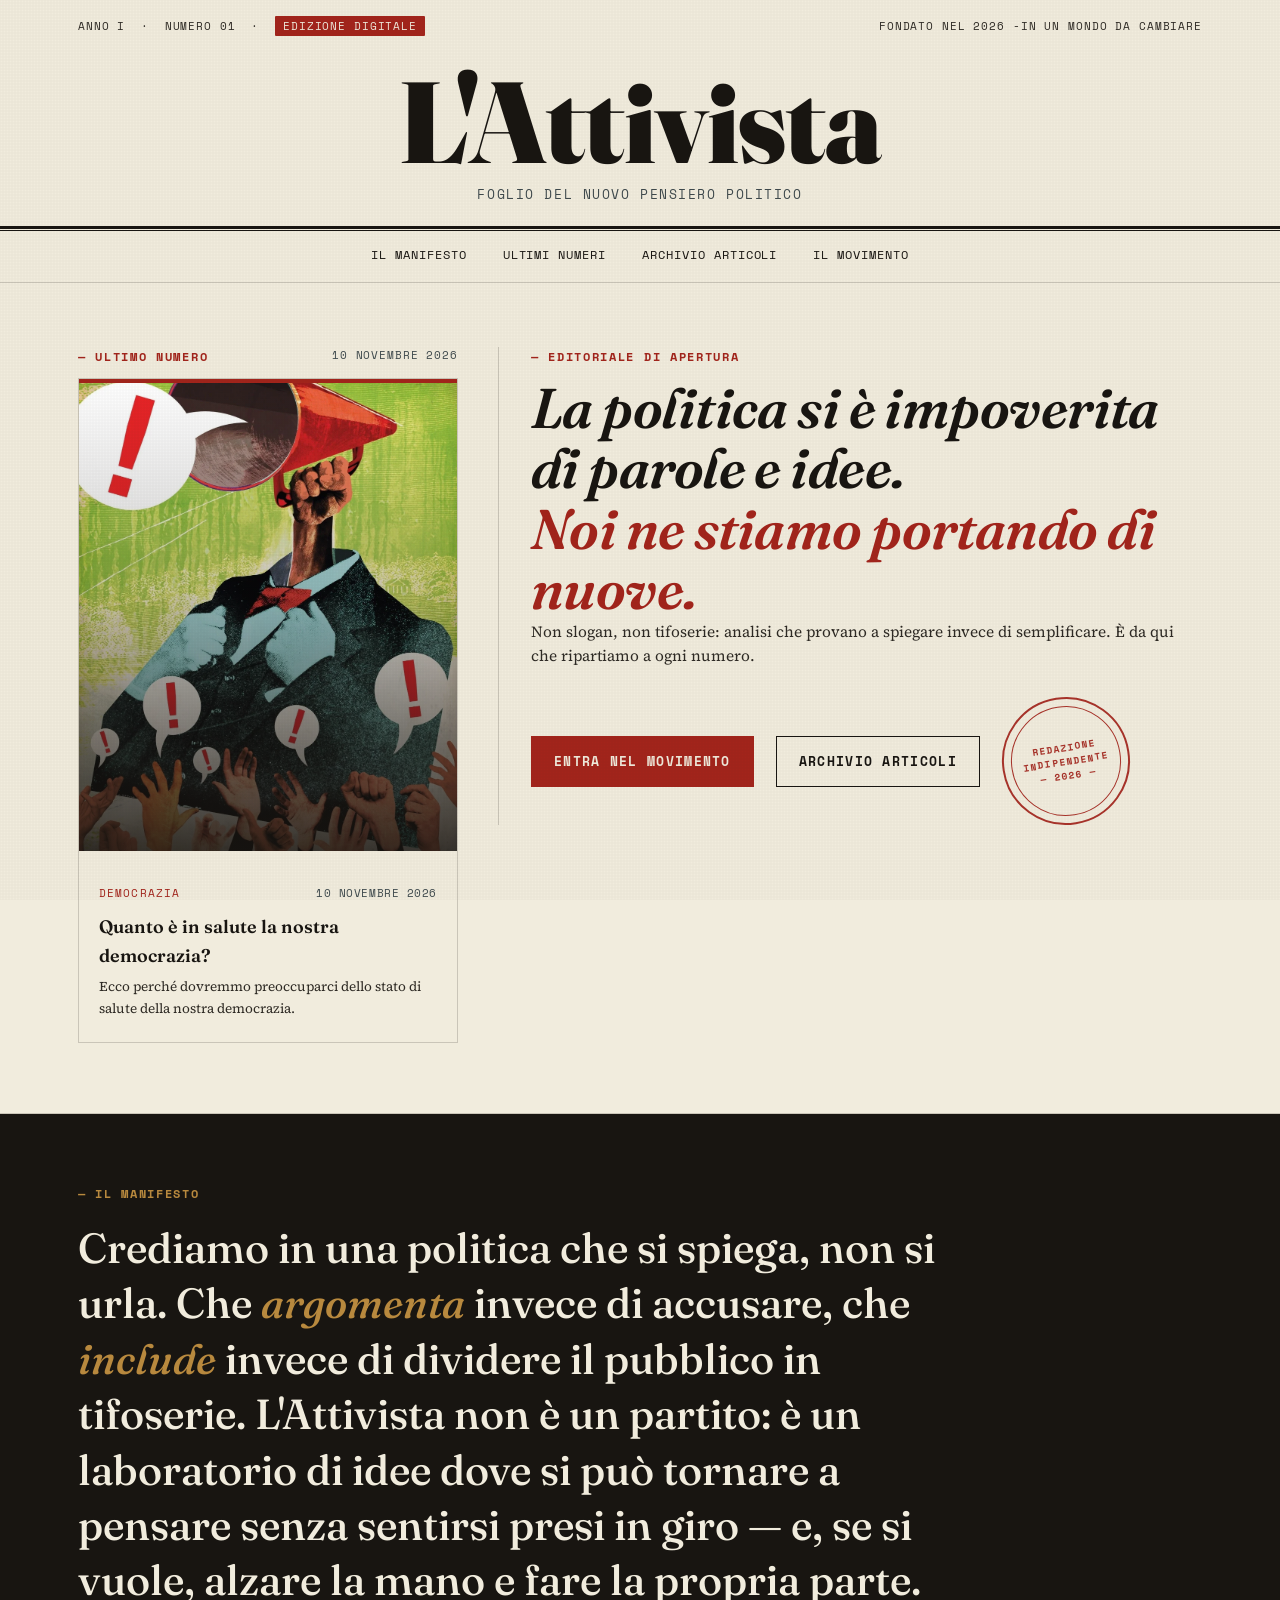
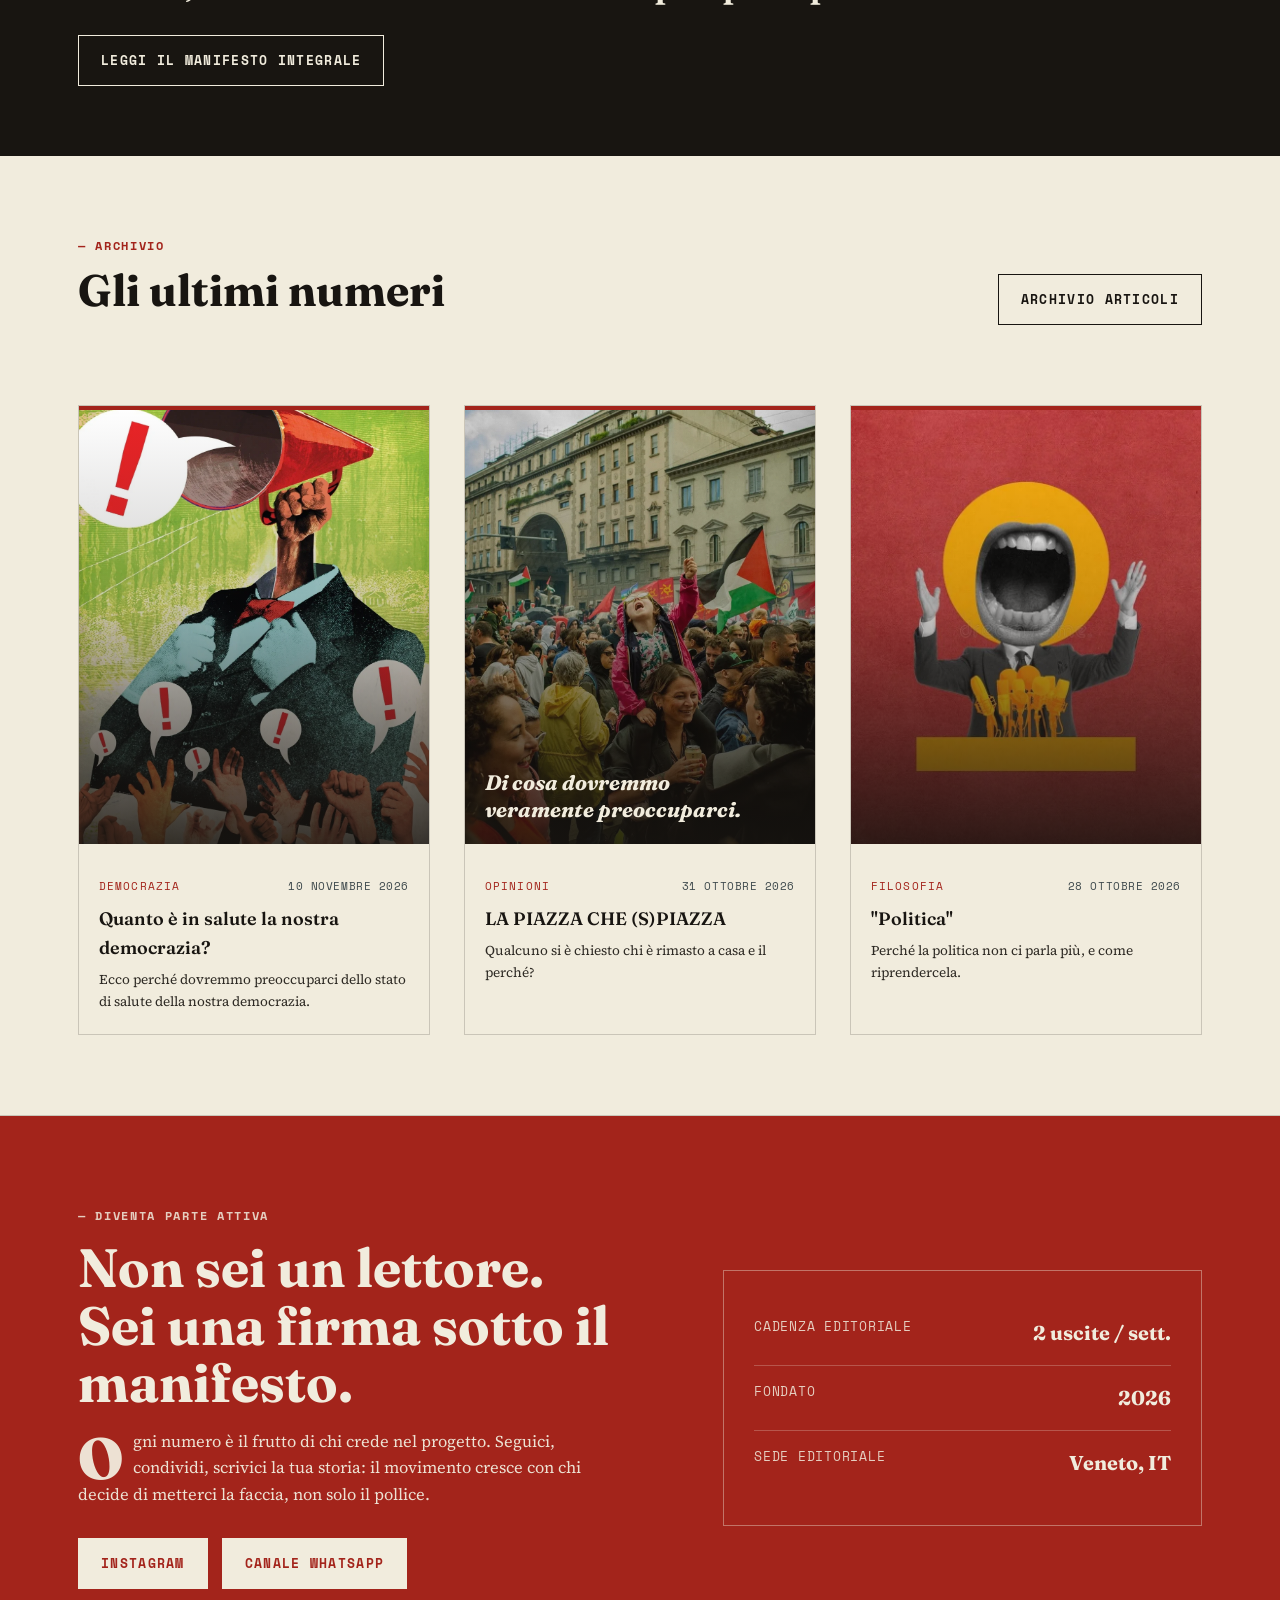
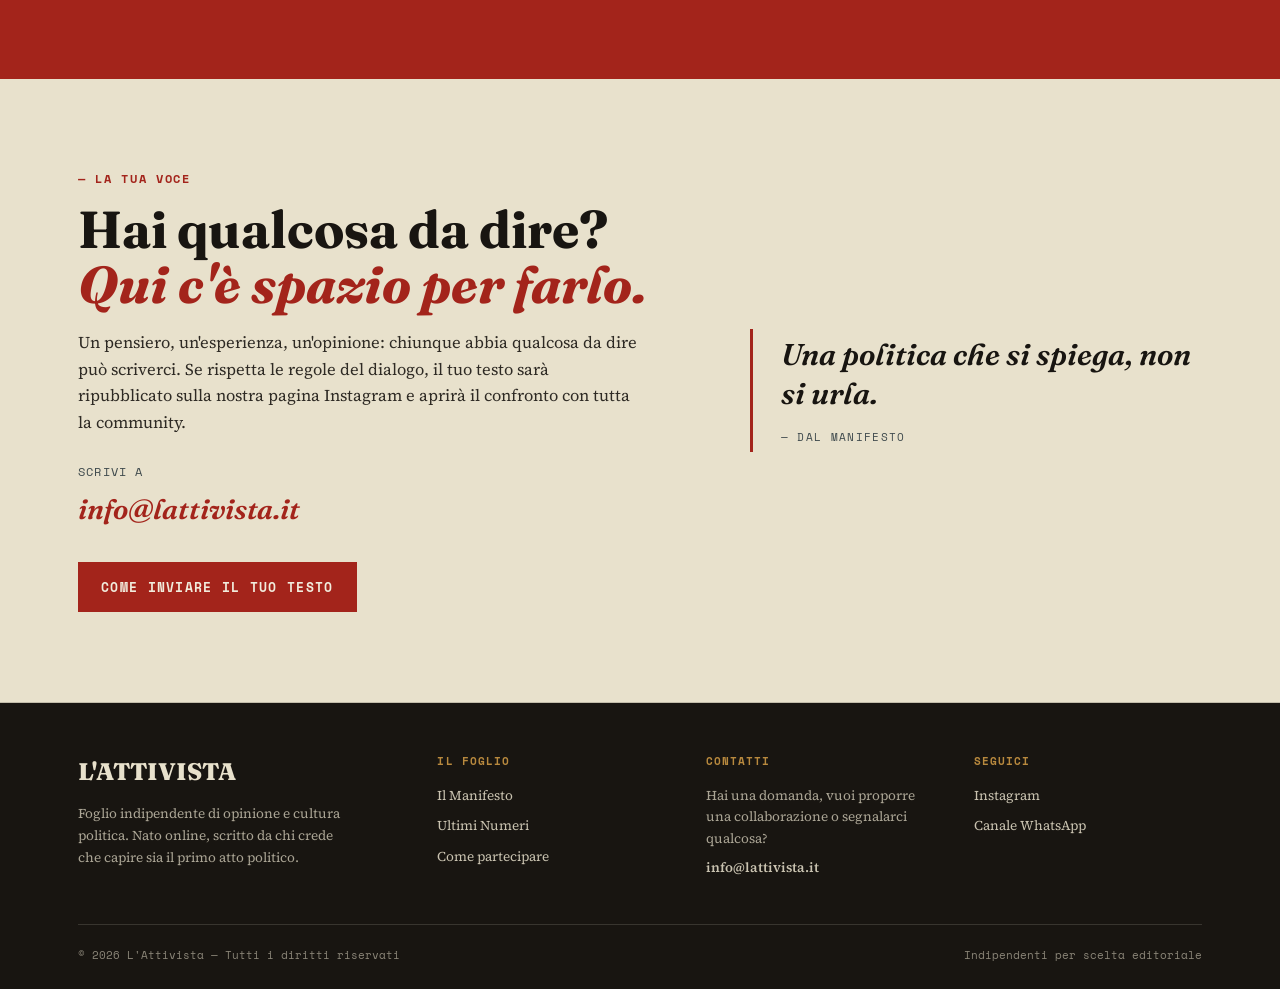
<file: index.html>
<!DOCTYPE html>
<html lang="it">
<head>
<meta charset="UTF-8">
<meta name="google-site-verification" content="OajMZ2xkHw2igMfto7wDbVoqySg-8gxR4PpsZNn4zKE" />
<meta name="viewport" content="width=device-width, initial-scale=1.0">
<meta http-equiv="Cache-Control" content="no-cache, no-store, must-revalidate">
<meta http-equiv="Pragma" content="no-cache">
<meta http-equiv="Expires" content="0">
<title>L'Attivista - Foglio del nuovo pensiero</title>
<meta name="description" content="L'Attivista è il foglio indipendente di opinione e cultura politica per chi ha tra i 18 e i 35 anni. Manifesto, articoli e movimento: una politica che si spiega, non si urla.">
<link rel="canonical" href="https://lattivista.it/">

<meta property="og:type" content="website">
<meta property="og:site_name" content="L'Attivista">
<meta property="og:url" content="https://lattivista.it/">
<meta property="og:title" content="L'Attivista - Foglio del nuovo pensiero">
<meta property="og:description" content="Il foglio indipendente di opinione e cultura politica per chi ha tra i 18 e i 35 anni. Manifesto, articoli e movimento.">
<meta property="og:image" content="https://lattivista.it/assets/social-preview.png">
<meta property="og:locale" content="it_IT">

<meta name="twitter:card" content="summary_large_image">
<meta name="twitter:title" content="L'Attivista - Foglio del nuovo pensiero">
<meta name="twitter:description" content="Il foglio indipendente di opinione e cultura politica per chi ha tra i 18 e i 35 anni.">
<meta name="twitter:image" content="https://lattivista.it/assets/social-preview.png">

<link rel="stylesheet" href="css/style.css">
<link rel="icon" type="image/png" href="assets/favicon.png">
<noscript><style>.reveal{opacity:1!important; transform:none!important;}</style></noscript>
</head>
<body>

<header class="masthead">
  <div class="wrap">
    <div class="masthead-top">
      <div>Anno I &nbsp;·&nbsp; Numero 01 &nbsp;·&nbsp; <span class="tag">Edizione digitale</span></div>
      <div>Fondato nel 2026 -In un mondo da cambiare</div>
    </div>
    <div class="masthead-title-row">
      <div class="masthead-title">L'Attivista</div>
      <div class="masthead-sub">Foglio del nuovo pensiero politico</div>
    </div>
  </div>
  <div class="rule-double"></div>
  <div class="wrap">
    <nav class="mainnav">
      <a href="#manifesto">Il Manifesto</a>
      <a href="#numeri">Ultimi Numeri</a>
      <a href="archivio.html">Archivio Articoli</a>
      <a href="#movimento">Il Movimento</a>
    </nav>
  </div>
</header>

<section class="hero">
  <div class="wrap hero-grid">
    <!-- Colonna sinistra: Ultimo numero -->
      <div>
        <div class="hero-kicker-wrap">
          <span class="kicker">— Ultimo numero</span>
          <span class="hero-date" id="hero-latest-date"></span>
        </div>
        <div id="hero-latest-numero">
          <!-- La card viene inserita automaticamente da app.js -->
        </div>
      </div>

    <!-- Colonna destra: Editoriale di apertura -->
    <div class="hero-side">
      <div class="kicker">— Editoriale di apertura</div>
      <h1>La politica si è impoverita di parole e idee.<br><em>Noi ne stiamo portando di nuove.</em></h1>
      <p>Non slogan, non tifoserie: analisi che provano a spiegare invece di semplificare. È da qui che ripartiamo a ogni numero.</p>

      <div style="display: flex; gap: 22px; flex-wrap: wrap; align-items: center; margin-top: 28px;">
        <a href="#movimento" class="btn btn-red">Entra nel movimento</a>
        <a href="archivio.html" class="btn btn-outline">Archivio articoli</a>
        <div class="stamp" aria-hidden="true"><div class="stamp-text">Redazione<br>indipendente<br>— 2026 —</div></div>
      </div>
    </div>
  </div>
</section>

<section class="manifesto reveal" id="manifesto">
  <div class="wrap">
    <div class="kicker">— Il Manifesto</div>
    <div class="manifesto-text">
      Crediamo in una politica che si spiega, non si urla. Che <span class="accent">argomenta</span> invece di accusare, che <span class="accent">include</span> invece di dividere il pubblico in tifoserie. L'Attivista non è un partito: è un laboratorio di idee dove si può tornare a pensare senza sentirsi presi in giro — e, se si vuole, alzare la mano e fare la propria parte.
    </div>
    <div class="manifesto-cta">
      <a href="manifesto.html" class="btn">Leggi il manifesto integrale</a>
    </div>
  </div>
</section>

<section class="numeri" id="numeri">
  <div class="wrap">
    <div class="section-head reveal">
      <div>
        <div class="kicker">— Archivio</div>
        <div class="section-title">Gli ultimi numeri</div>
      </div>
      <a href="archivio.html" class="btn btn-outline">Archivio articoli</a>
    </div>
    <div class="numeri-carousel-top">
      <span class="numeri-tag-indicator" id="numeri-tag-indicator" style="display:none;"></span>
    </div>
    <div class="numeri-carousel-wrap">
      <div class="numeri-grid" id="numeri-grid">
        <!-- Le card degli articoli vengono generate automaticamente da app.js,
             leggendo il contenuto da content/articles.json. Non modificare
             questa parte a mano: per aggiungere un articolo, modifica il JSON. -->
      </div>
      <button class="carousel-arrow carousel-arrow-left" id="numeri-prev" aria-label="Numero precedente" style="display:none;">‹</button>
      <button class="carousel-arrow carousel-arrow-right" id="numeri-next" aria-label="Numero successivo" style="display:none;">›</button>
    </div>
  </div>
</section>

<section class="movimento" id="movimento">
  <div class="wrap movimento-grid reveal">
    <div>
      <div class="kicker">— Diventa parte attiva</div>
      <h2>Non sei un lettore.<br>Sei una firma sotto il manifesto.</h2>
      <p class="lead">Ogni numero è il frutto di chi crede nel progetto. Seguici, condividi, scrivici la tua storia: il movimento cresce con chi decide di metterci la faccia, non solo il pollice.</p>
      <div class="movimento-actions">
        <a href="https://www.instagram.com/_lattivista/" target="_blank" rel="noopener" class="btn">Instagram</a>
        <a href="https://whatsapp.com/channel/0029VbCqBNJ7IUYTyqx9mj2U" target="_blank" rel="noopener" class="btn">Canale WhatsApp</a>
      </div>
    </div>
    <div class="numbers-box">
      <div class="numbers-row"><span class="label">Cadenza editoriale</span><span class="val">2 uscite / sett.</span></div>
      <div class="numbers-row"><span class="label">Fondato</span><span class="val">2026</span></div>
      <div class="numbers-row"><span class="label">Sede editoriale</span><span class="val">Veneto, IT</span></div>
    </div>
  </div>
</section>

<section class="tuavoce reveal" id="scrivici">
  <div class="wrap tuavoce-grid">
    <div>
      <div class="kicker">— La tua voce</div>
      <h2>Hai qualcosa da dire?<br><em>Qui c'è spazio per farlo.</em></h2>
      <p class="tuavoce-lead">Un pensiero, un'esperienza, un'opinione: chiunque abbia qualcosa da dire può scriverci. Se rispetta le regole del dialogo, il tuo testo sarà ripubblicato sulla nostra pagina Instagram e aprirà il confronto con tutta la community.</p>
      <div class="tuavoce-mail">Scrivi a<br><a href="mailto:info@lattivista.it">info@lattivista.it</a></div>
      <div class="tuavoce-actions">
        <button type="button" class="btn btn-red" id="open-invia" aria-haspopup="dialog" aria-controls="modal-invia">Come inviare il tuo testo</button>
      </div>
    </div>
    <div class="tuavoce-quote">
      <p>Una politica che si spiega, non si urla.</p>
      <span>— dal Manifesto</span>
    </div>
  </div>
</section>

<footer id="contatti">
  <div class="wrap">
    <div class="footer-grid">
      <div>
        <div class="footer-title">L'Attivista</div>
        <p>Foglio indipendente di opinione e cultura politica. Nato online, scritto da chi crede che capire sia il primo atto politico.</p>
      </div>
      <div class="footer-col">
        <h5>Il foglio</h5>
        <a href="#manifesto">Il Manifesto</a>
        <a href="#numeri">Ultimi Numeri</a>
        <a href="#movimento">Come partecipare</a>
      </div>
      <div class="footer-col">
        <h5>Contatti</h5>
        <p style="font-size: 13.5px; margin-bottom: 8px;">Hai una domanda, vuoi proporre una collaborazione o segnalarci qualcosa?</p>
        <a href="mailto:info@lattivista.it" style="font-weight: 600;">info@lattivista.it</a>
      </div>
      <div class="footer-col">
        <h5>Seguici</h5>
        <a href="https://www.instagram.com/_lattivista/" target="_blank" rel="noopener">Instagram</a>
        <a href="https://whatsapp.com/channel/0029VbCqBNJ7IUYTyqx9mj2U" target="_blank" rel="noopener">Canale WhatsApp</a>
      </div>
    </div>
    <div class="footer-bottom">
      <span>© 2026 L'Attivista — Tutti i diritti riservati</span>
      <span>Indipendenti per scelta editoriale</span>
    </div>
  </div>
</footer>

<div class="modal-overlay" id="modal-invia" role="dialog" aria-modal="true" aria-labelledby="modal-invia-title" aria-hidden="true">
  <div class="modal">
    <button type="button" class="modal-close" id="close-invia" aria-label="Chiudi">×</button>
    <div class="kicker">— La tua voce</div>
    <h3 id="modal-invia-title">Scrivi su L'Attivista</h3>
    <p class="modal-intro">Questo è un canale per <strong>esprimere la tua idea senza il timore di essere attaccato</strong>. È il nostro tentativo di ristabilire un dialogo tra la società civile in un tempo in cui non va più di moda: nella speranza che da questo seme, un giorno, possa germogliare il fiore del mondo nuovo. Perché, come scriviamo nel Manifesto, crediamo in una politica che argomenta invece di accusare e che include invece di dividere.</p>

    <div class="modal-steps">
      <div class="modal-step">
        <div class="num">I</div>
        <div>
          <h4>Cosa puoi inviare</h4>
          <p>Un pensiero, un'esperienza, una riflessione o qualsiasi cosa valga la pena di essere scritta: ciò che conta è che sia tuo e che abbia qualcosa da dire.</p>
        </div>
      </div>
      <div class="modal-step">
        <div class="num">II</div>
        <div>
          <h4>Come inviarlo</h4>
          <p>Scrivi il tuo testo in un documento e invialo via mail a <a href="mailto:info@lattivista.it">info@lattivista.it</a>.</p>
        </div>
      </div>
      <div class="modal-step">
        <div class="num">III</div>
        <div>
          <h4>La presentazione personale</h4>
          <p>Allega al documento una tua piccola presentazione personale: vogliamo sapere chi c'è dietro le parole.</p>
        </div>
      </div>
      <div class="modal-step">
        <div class="num">IV</div>
        <div>
          <h4>Le regole del dialogo</h4>
          <p>Il testo deve essere scritto senza volgarità e sempre nel rispetto degli altri. Si può criticare e si possono portare opinioni diverse, anche opposte alle nostre: purché lo si faccia con argomenti, mai con l'offesa.</p>
        </div>
      </div>
      <div class="modal-step">
        <div class="num">V</div>
        <div>
          <h4>Cosa succede dopo</h4>
          <p>Se rispetterà i requisiti, il tuo messaggio verrà pubblicato sulla pagina Instagram insieme alla risposta della redazione, e servirà ad aprire un dibattito nei commenti con tutta la community.</p>
        </div>
      </div>
    </div>

    <div class="modal-foot">
      <a href="mailto:info@lattivista.it?subject=La%20mia%20voce%20su%20L%27Attivista" class="btn btn-red">Scrivi alla redazione</a>
      <button type="button" class="btn btn-outline" id="dismiss-invia">Chiudi</button>
    </div>
  </div>
</div>

<button id="back-to-top" aria-label="Torna in cima alla pagina" title="Torna in cima">↑</button>

<script>
(function(){
  var overlay=document.getElementById('modal-invia');
  var openBtn=document.getElementById('open-invia');
  if(!overlay||!openBtn) return;
  var closeBtns=[document.getElementById('close-invia'),document.getElementById('dismiss-invia')];
  var lastFocus=null;
  function open(){
    lastFocus=document.activeElement;
    overlay.classList.add('open');
    overlay.setAttribute('aria-hidden','false');
    document.body.classList.add('modal-open');
    document.getElementById('close-invia').focus();
  }
  function close(){
    overlay.classList.remove('open');
    overlay.setAttribute('aria-hidden','true');
    document.body.classList.remove('modal-open');
    if(lastFocus) lastFocus.focus();
  }
  openBtn.addEventListener('click',open);
  closeBtns.forEach(function(b){ if(b) b.addEventListener('click',close); });
  overlay.addEventListener('click',function(e){ if(e.target===overlay) close(); });
  document.addEventListener('keydown',function(e){
    if(!overlay.classList.contains('open')) return;
    if(e.key==='Escape'){ close(); return; }
    if(e.key==='Tab'){
      var f=overlay.querySelectorAll('a[href],button');
      if(!f.length) return;
      var first=f[0], last=f[f.length-1];
      if(e.shiftKey && document.activeElement===first){ e.preventDefault(); last.focus(); }
      else if(!e.shiftKey && document.activeElement===last){ e.preventDefault(); first.focus(); }
    }
  });
})();
</script>
<script src="app.js" defer></script>
<script src="app-enhance.js" defer></script>
<script src="cache-buster.js"></script>
</body>
</html>
</file>
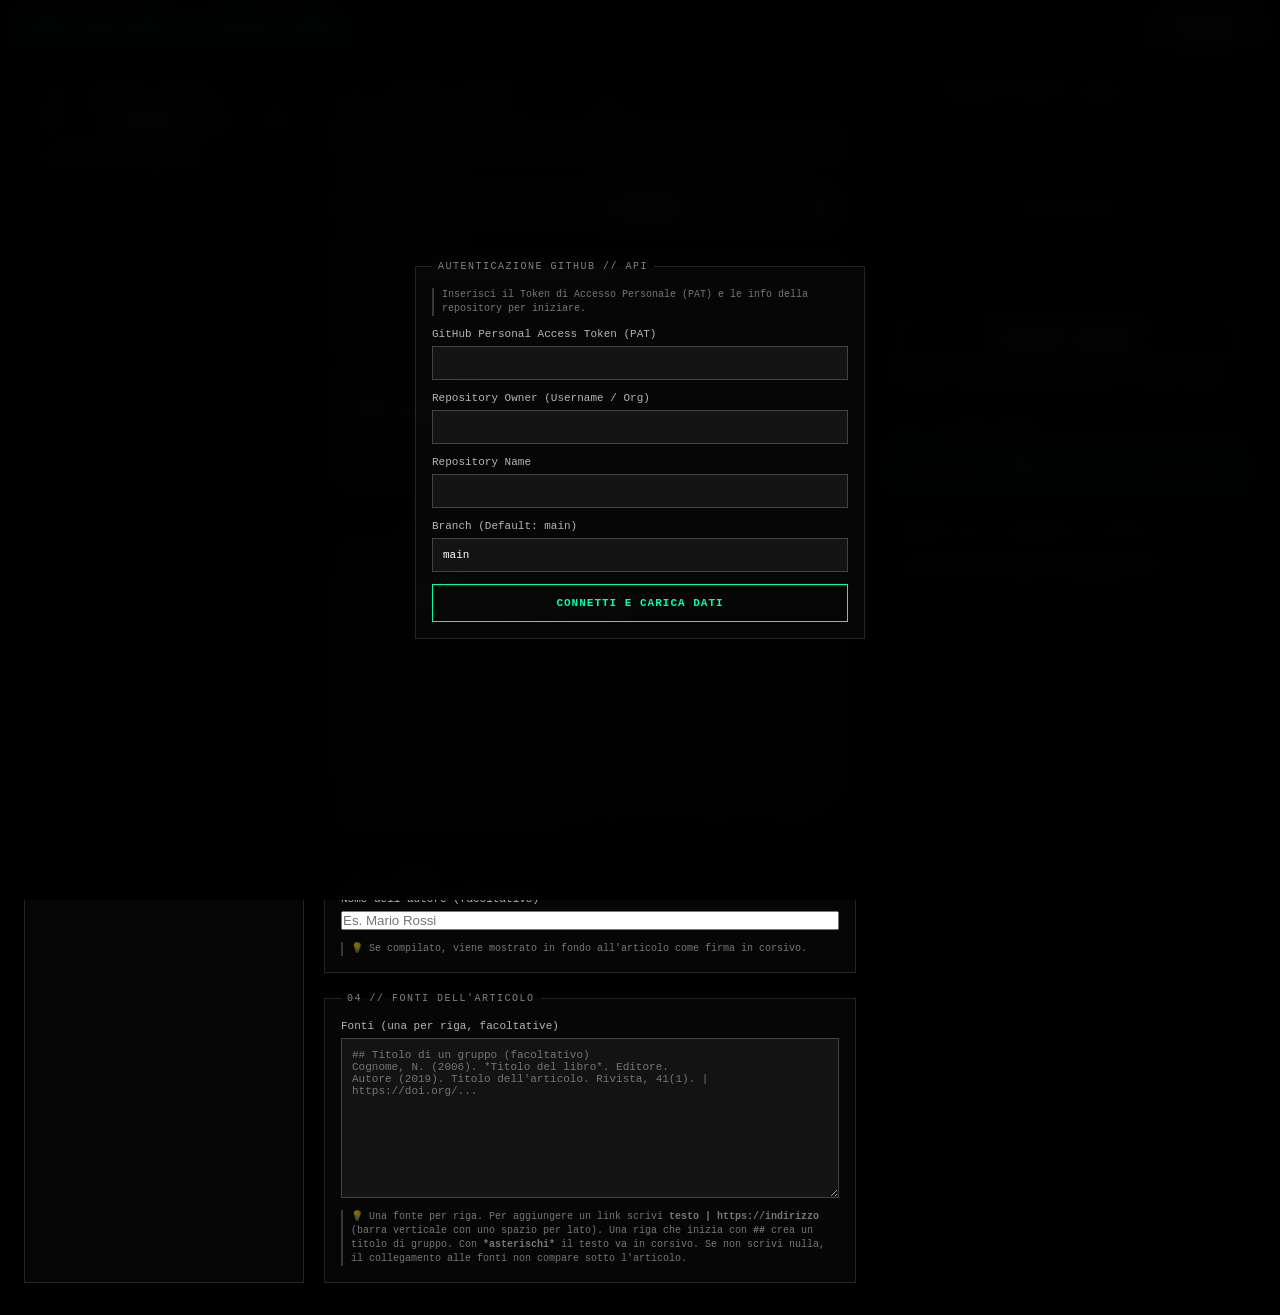
<file: admin.html>
<!DOCTYPE html>
<html lang="it">
<head>
    <meta charset="UTF-8">
    <meta name="viewport" content="width=device-width, initial-scale=1.0">
    <title>PUBLISHER // CONTROL PANEL</title>
    <style>
        * {
            margin: 0;
            padding: 0;
            box-sizing: border-box;
        }

        body {
            background-color: #000000;
            min-height: 100vh;
            font-family: monospace;
            color: #ffffff;
            display: flex;
            flex-direction: column;
        }

        /* HEADER */
        .app-header {
            display: flex;
            justify-content: space-between;
            align-items: center;
            padding: 16px 24px;
            background: rgba(10, 10, 12, 0.94);
            border-bottom: 1px dashed rgba(255, 255, 255, 0.2);
            backdrop-filter: blur(14px);
            position: sticky;
            top: 0;
            z-index: 100;
        }

        .app-header h1 {
            font-size: 13px;
            letter-spacing: 2px;
            color: #00ffaa;
        }

        /* LAYOUT MAIN A 3 COLONNE */
        .main-container {
            display: grid;
            grid-template-columns: 280px 1fr 380px;
            gap: 20px;
            padding: 24px;
            max-width: 1650px;
            margin: 0 auto;
            width: 100%;
            flex-grow: 1;
        }

        /* CONTROLS & FORM */
        .control-group {
            border: 1px solid rgba(255, 255, 255, 0.12);
            padding: 16px;
            display: flex;
            flex-direction: column;
            gap: 12px;
            background: rgba(10, 10, 12, 0.6);
        }

        .control-group legend {
            font-size: 10px;
            letter-spacing: 1.5px;
            color: rgba(255, 255, 255, 0.5);
            padding: 0 6px;
        }

        .control-item {
            display: flex;
            flex-direction: column;
            gap: 6px;
            font-size: 11px;
        }

        .control-item label {
            color: rgba(255, 255, 255, 0.7);
        }

        .text-input, textarea {
            background: rgba(255, 255, 255, 0.05);
            border: 1px solid rgba(255, 255, 255, 0.2);
            color: #fff;
            padding: 10px;
            font-family: inherit;
            font-size: 11px;
            width: 100%;
            outline: none;
            transition: border-color 0.2s;
        }

        .text-input:focus, textarea:focus {
            border-color: #00ffaa;
        }

        /* ICONA CALENDARIO BIANCA */
        input[type="date"]::-webkit-calendar-picker-indicator {
            filter: invert(1) brightness(1000%);
            cursor: pointer;
            opacity: 1;
        }

        textarea {
            resize: vertical;
            min-height: 100px;
        }

        .action-btn {
            padding: 12px;
            background: transparent;
            color: #ffffff;
            border: 1px solid rgba(255, 255, 255, 0.3);
            font-family: inherit;
            font-size: 11px;
            letter-spacing: 1px;
            cursor: pointer;
            transition: all 0.2s;
            width: 100%;
            text-transform: uppercase;
            font-weight: bold;
        }

        .action-btn.highlight {
            border-color: #00ffaa;
            color: #00ffaa;
        }

        .action-btn:hover {
            background: #ffffff;
            color: #000000;
        }

        .info-note {
            font-size: 10px;
            line-height: 1.4;
            color: rgba(255, 255, 255, 0.45);
            border-left: 2px solid rgba(255, 255, 255, 0.2);
            padding-left: 8px;
        }

        /* ARCHIVIO ARTICOLI (PANNELLO SINISTRO) */
        #articles-list {
            display: flex;
            flex-direction: column;
            gap: 8px;
            max-height: calc(100vh - 220px);
            overflow-y: auto;
            padding-right: 4px;
        }

        .art-card {
            background: rgba(255, 255, 255, 0.03);
            border: 1px solid rgba(255, 255, 255, 0.1);
            padding: 10px;
            cursor: pointer;
            transition: all 0.2s;
            display: flex;
            justify-content: space-between;
            align-items: center;
            gap: 8px;
        }

        .art-card:hover {
            border-color: #00ffaa;
            background: rgba(0, 255, 170, 0.05);
        }

        .art-card-info {
            display: flex;
            flex-direction: column;
            gap: 4px;
            overflow: hidden;
            flex-grow: 1;
        }

        .art-card-title {
            font-weight: bold;
            color: #ffffff;
            font-size: 11px;
            white-space: nowrap;
            overflow: hidden;
            text-overflow: ellipsis;
        }

        .art-card-meta {
            font-size: 9px;
            color: rgba(255, 255, 255, 0.5);
            display: flex;
            justify-content: space-between;
        }

        /* PULSANTE ELIMINA ARTICOLO */
        .delete-art-btn {
            background: transparent;
            border: 1px solid rgba(255, 77, 77, 0.3);
            color: #ff4d4d;
            padding: 6px;
            cursor: pointer;
            display: flex;
            align-items: center;
            justify-content: center;
            transition: all 0.2s;
            border-radius: 2px;
            flex-shrink: 0;
        }

        .delete-art-btn:hover {
            background: #ff4d4d;
            color: #000000;
            border-color: #ff4d4d;
        }

        .delete-art-btn svg {
            width: 14px;
            height: 14px;
            stroke: currentColor;
        }

        /* PREVIEW CONTAINER */
        .img-preview-box {
            width: 100%;
            height: 200px;
            border: 1px dashed rgba(255, 255, 255, 0.2);
            display: flex;
            align-items: center;
            justify-content: center;
            overflow: hidden;
            background: rgba(0,0,0,0.4);
            position: relative;
        }

        .img-preview-box img {
            width: 100%;
            height: 100%;
            object-fit: cover;
        }

        /* CONSOLE LOG COLORATA */
        #console-log {
            background: #000000;
            border: 1px solid rgba(255, 255, 255, 0.15);
            padding: 12px;
            font-size: 10px;
            height: 180px;
            overflow-y: auto;
            display: flex;
            flex-direction: column;
            gap: 4px;
            word-break: break-all;
        }

        /* AUTH MODAL */
        .modal-overlay {
            position: fixed;
            top: 0;
            left: 0;
            width: 100vw;
            height: 100vh;
            background: rgba(0, 0, 0, 0.9);
            backdrop-filter: blur(10px);
            display: flex;
            align-items: center;
            justify-content: center;
            z-index: 1000;
        }

        .modal-content {
            width: 100%;
            max-width: 450px;
        }

        .hidden {
            display: none !important;
        }
    </style>
</head>
<body>

    <!-- MODALE AUTENTICAZIONE GITHUB -->
    <div id="auth-modal" class="modal-overlay">
        <div class="modal-content">
            <fieldset class="control-group">
                <legend>AUTENTICAZIONE GITHUB // API</legend>
                <div class="info-note">
                    Inserisci il Token di Accesso Personale (PAT) e le info della repository per iniziare.
                </div>
                <div class="control-item">
                    <label>GitHub Personal Access Token (PAT)</label>
                    <input type="password" id="cfg-token" class="text-input">
                </div>
                <div class="control-item">
                    <label>Repository Owner (Username / Org)</label>
                    <input type="text" id="cfg-owner" class="text-input">
                </div>
                <div class="control-item">
                    <label>Repository Name</label>
                    <input type="text" id="cfg-repo" class="text-input">
                </div>
                <div class="control-item">
                    <label>Branch (Default: main)</label>
                    <input type="text" id="cfg-branch" class="text-input" value="main">
                </div>
                <button id="save-auth-btn" class="action-btn highlight">CONNETTI E CARICA DATI</button>
            </fieldset>
        </div>
    </div>

    <!-- MAIN APP HEADER -->
    <header class="app-header">
        <h1>ADMIN PUBLISHER // CONTROL PANEL</h1>
        <button id="logout-btn" class="action-btn" style="width: auto; padding: 6px 12px; font-size: 9px;">DISCONNETTI</button>
    </header>

    <!-- MAIN WORKSPACE -->
    <main class="main-container">
        
        <!-- COLONNA 1: ARCHIVIO ARTICOLI -->
        <fieldset class="control-group" style="height: 100%;">
            <legend>00 // ARCHIVIO ARTICOLI</legend>
            <button id="refresh-list-btn" class="action-btn" style="padding: 6px; font-size: 9px; margin-bottom: 8px;">AGGIORNA LISTA</button>
            <div id="articles-list">
                <div class="info-note">In attesa di connessione...</div>
            </div>
        </fieldset>

        <!-- COLONNA 2: EDITA ARTICOLO -->
        <div style="display: flex; flex-direction: column; gap: 20px;">
            <fieldset class="control-group">
                <legend>01 // METADATI ARTICOLO</legend>
                
                <div style="display: grid; grid-template-columns: 1fr 1fr; gap: 12px;">
                    <div class="control-item">
                        <label>ID Articolo (Senza spazi)</label>
                        <input type="text" id="art-id" class="text-input" placeholder="es. test-article-preview">
                    </div>
                    <div class="control-item">
                        <label>TAG</label>
                        <input type="text" id="art-tag" class="text-input" placeholder="es. Tag Articolo">
                    </div>
                </div>

                <div style="display: grid; grid-template-columns: 1fr 1fr; gap: 12px;">
                    <div class="control-item">
                        <label>Titolo Principale</label>
                        <input type="text" id="art-title" class="text-input" placeholder="Titolo dell'articolo">
                    </div>
                    <div class="control-item">
                        <label>Data Pubblicazione (DD-MM-YYYY)</label>
                        <input type="date" id="art-date" class="text-input">
                    </div>
                </div>

                <div class="control-item">
                    <label>Breve descrizione</label>
                    <textarea id="art-excerpt" placeholder="Piccola descrizione veloce dell'articolo..."></textarea>
                </div>

                <div class="control-item">
                    <label>Righe Copertina (Separate da invio)</label>
                    <textarea id="art-cover-lines" placeholder="Titolo riga 1&#10;Titolo riga 2" style="height: 60px;"></textarea>
                </div>
            </fieldset>

            <fieldset class="control-group">
                <legend>02 // CONTENUTO ARTICOLO (PARAGRAFI)</legend>
                <div class="control-item">
                    <label>Testo dell'Articolo</label>
                    <textarea id="art-content" style="min-height: 220px;" placeholder="Questo è il primo paragrafo dell'articolo.&#10;&#10;Questo è il secondo paragrafo dell'articolo."></textarea>
                </div>
                <div class="info-note">
                    💡 Gli invii a capo doppi generano righe vuote nell'array "body" per preservare la spaziatura nell'articolo finale.
                </div>
            </fieldset>

            <fieldset class="control-group">
                <legend>03 // AUTORE</legend>
                <div class="control-item">
                    <label>Nome dell'autore (facoltativo)</label>
                    <input type="text" id="art-author" placeholder="Es. Mario Rossi">
                </div>
                <div class="info-note">
                    💡 Se compilato, viene mostrato in fondo all'articolo come firma in corsivo.
                </div>
            </fieldset>

            <fieldset class="control-group">
                <legend>04 // FONTI DELL'ARTICOLO</legend>
                <div class="control-item">
                    <label>Fonti (una per riga, facoltative)</label>
                    <textarea id="art-sources" style="min-height: 160px;" placeholder="## Titolo di un gruppo (facoltativo)&#10;Cognome, N. (2006). *Titolo del libro*. Editore.&#10;Autore (2019). Titolo dell'articolo. Rivista, 41(1). | https://doi.org/..."></textarea>
                </div>
                <div class="info-note">
                    💡 Una fonte per riga. Per aggiungere un link scrivi <b>testo | https://indirizzo</b> (barra verticale con uno spazio per lato). Una riga che inizia con <b>## </b> crea un titolo di gruppo. Con <b>*asterischi*</b> il testo va in corsivo. Se non scrivi nulla, il collegamento alle fonti non compare sotto l'articolo.
                </div>
            </fieldset>
        </div>

        <!-- COLONNA 3: PREVIEW IMMAGINE & COMMIT -->
        <div style="display: flex; flex-direction: column; gap: 20px;">
            
            <fieldset class="control-group">
                <legend>05 // IMMAGINE PREVIEW (.WEBP)</legend>
                <div class="img-preview-box" id="img-box">
                    <span style="font-size: 10px; color: rgba(255,255,255,0.4);">Nessuna immagine</span>
                    <img id="preview-img" class="hidden">
                </div>
                <button id="select-img-btn" class="action-btn">SELEZIONA IMMAGINE</button>
                <input type="file" id="img-file-input" accept="image/*" class="hidden">
                <div class="info-note">
                    💡 Verrà convertita automaticamente in formato <b>.webp</b>
                </div>
            </fieldset>

            <fieldset class="control-group">
                <legend>06 // AZIONE COMMIT</legend>
                <button id="publish-btn" class="action-btn highlight">PUBBLICA ARTICOLO</button>
            </fieldset>

            <fieldset class="control-group">
                <legend>CONSOLE LOG // REQUISITI & STATUS</legend>
                <div id="console-log"></div>
            </fieldset>
        </div>

    </main>

    <script>
        // Stato Globale
        let config = { token: '', owner: '', repo: '', branch: 'main' };
        let selectedWebpBase64 = null;

        // Inizializzazione Data odierna
        document.getElementById('art-date').value = new Date().toISOString().split('T')[0];

        // Elementi DOM
        const authModal = document.getElementById('auth-modal');
        const consoleLog = document.getElementById('console-log');
        const previewImg = document.getElementById('preview-img');
        const articlesListEl = document.getElementById('articles-list');

        // Funzione Log Colorata (type: 'info' | 'success' | 'error')
        function log(msg, type = 'info') {
            const time = new Date().toLocaleTimeString();
            const line = document.createElement('div');

            if (type === 'success') {
                line.style.color = '#00ffaa'; // Verde
            } else if (type === 'error') {
                line.style.color = '#ff4d4d'; // Rosso
            } else {
                line.style.color = '#ffffff'; // Bianco
            }

            line.textContent = `[${time}] ${msg}`;
            consoleLog.appendChild(line);
            consoleLog.scrollTop = consoleLog.scrollHeight;
        }

        log("In attesa di connessione API...", "info");

        // Carica Credenziali salvate
        window.addEventListener('DOMContentLoaded', () => {
            const savedConfig = localStorage.getItem('gh_cms_config');
            if (savedConfig) {
                config = JSON.parse(savedConfig);
                document.getElementById('cfg-token').value = config.token;
                document.getElementById('cfg-owner').value = config.owner;
                document.getElementById('cfg-repo').value = config.repo;
                document.getElementById('cfg-branch').value = config.branch || 'main';
                authModal.classList.add('hidden');
                log("Connesso a " + config.owner + "/" + config.repo, "success");
                loadArticlesList();
            }
        });

        // Salvataggio Auth
        document.getElementById('save-auth-btn').addEventListener('click', () => {
            config.token = document.getElementById('cfg-token').value.trim();
            config.owner = document.getElementById('cfg-owner').value.trim();
            config.repo = document.getElementById('cfg-repo').value.trim();
            config.branch = document.getElementById('cfg-branch').value.trim() || 'main';

            if (!config.token || !config.owner || !config.repo) {
                log("ERRORE: Compila tutti i campi di autenticazione!", "error");
                return;
            }

            localStorage.setItem('gh_cms_config', JSON.stringify(config));
            authModal.classList.add('hidden');
            log("Configurazione salvata con successo. Pronto.", "success");
            loadArticlesList();
        });

        document.getElementById('logout-btn').addEventListener('click', () => {
            localStorage.removeItem('gh_cms_config');
            authModal.classList.remove('hidden');
            log("Disconnesso.", "info");
        });

        // Gestione Selezione e Conversione Immagine in WebP
        document.getElementById('select-img-btn').addEventListener('click', () => {
            document.getElementById('img-file-input').click();
        });

        document.getElementById('img-file-input').addEventListener('change', (e) => {
            const file = e.target.files[0];
            if (!file) return;

            const reader = new FileReader();
            reader.onload = (event) => {
                const img = new Image();
                img.onload = () => {
                    const canvas = document.createElement('canvas');
                    canvas.width = img.width;
                    canvas.height = img.height;
                    const ctx = canvas.getContext('2d');
                    ctx.drawImage(img, 0, 0);

                    // Conversione in WebP
                    const webpDataUrl = canvas.toDataURL('image/webp', 0.85);
                    previewImg.src = webpDataUrl;
                    previewImg.classList.remove('hidden');
                    
                    selectedWebpBase64 = webpDataUrl.split(',')[1];
                    log("Immagine convertita in WebP con successo.", "success");
                };
                img.src = event.target.result;
            };
            reader.readAsDataURL(file);
        });

        // Fonti: conversione tra testo del form e array "sources" salvato in content/{id}.json
        // Riga normale  -> { text, url? }   (url dopo " | ")
        // Riga "## xxx" -> { heading }
        function parseSources(raw) {
            const out = [];
            (raw || '').split(/\r?\n/).forEach(line => {
                line = line.trim();
                if (!line) return;
                if (line.startsWith('## ')) {
                    const h = line.slice(3).trim();
                    if (h) out.push({ heading: h });
                    return;
                }
                const m = line.match(/^(.*?)\s+\|\s+(https?:\/\/\S+)\s*$/);
                if (m && m[1].trim()) {
                    out.push({ text: m[1].trim(), url: m[2] });
                } else if (/^https?:\/\/\S+$/.test(line)) {
                    out.push({ text: line, url: line });
                } else {
                    out.push({ text: line });
                }
            });
            return out;
        }

        function sourcesToText(arr) {
            if (!Array.isArray(arr)) return '';
            return arr.map(x => {
                if (!x) return '';
                if (x.heading) return '## ' + x.heading;
                return x.url && x.url !== x.text ? `${x.text} | ${x.url}` : (x.text || '');
            }).filter(Boolean).join('\n');
        }

        // GitHub API Helpers
        async function githubApi(path, method = 'GET', body = null) {
            const url = `https://api.github.com/repos/${config.owner}/${config.repo}/contents/${path}?ref=${config.branch}`;
            const headers = {
                'Authorization': `Bearer ${config.token}`,
                'Accept': 'application/vnd.github+json',
                'Content-Type': 'application/json'
            };

            const options = { method, headers };
            if (body) options.body = JSON.stringify(body);

            const res = await fetch(url, options);
            if (!res.ok && res.status !== 404) {
                const err = await res.json();
                throw new Error(err.message || res.statusText);
            }
            return res.status === 404 ? null : await res.json();
        }

        // UTF-8 / Base64 Safe Encoding Helper
        function utf8ToBase64(str) {
            return btoa(encodeURIComponent(str).replace(/%([0-9A-F]{2})/g, (match, p1) => {
                return String.fromCharCode('0x' + p1);
            }));
        }

        function base64ToUtf8(str) {
            return decodeURIComponent(Array.prototype.map.call(atob(str), (c) => {
                return '%' + ('00' + c.charCodeAt(0).toString(16)).slice(-2);
            }).join(''));
        }

        // Caricamento Lista Articoli da articles.json
        async function loadArticlesList() {
            articlesListEl.innerHTML = '<div class="info-note">Caricamento archivio...</div>';
            try {
                const jsonFile = await githubApi('content/articles.json');
                if (!jsonFile) {
                    articlesListEl.innerHTML = '<div class="info-note">content/articles.json non trovato.</div>';
                    return;
                }

                const rawJson = base64ToUtf8(jsonFile.content);
                const articles = JSON.parse(rawJson);

                if (!articles || articles.length === 0) {
                    articlesListEl.innerHTML = '<div class="info-note">Nessun articolo presente.</div>';
                    return;
                }

                articlesListEl.innerHTML = '';
                articles.forEach(art => {
                    const card = document.createElement('div');
                    card.className = 'art-card';
                    card.innerHTML = `
                        <div class="art-card-info">
                            <div class="art-card-title">${art.title || art.id}</div>
                            <div class="art-card-meta">
                                <span>${art.id}</span>
                                <span>${art.date || ''}</span>
                            </div>
                        </div>
                        <button class="delete-art-btn" title="Elimina articolo">
                            <svg viewBox="0 0 24 24" fill="none" stroke-width="2" stroke-linecap="round" stroke-linejoin="round">
                                <polyline points="3 6 5 6 21 6"></polyline>
                                <path d="M19 6v14a2 2 0 0 1-2 2H7a2 2 0 0 1-2-2V6m3 0V4a2 2 0 0 1 2-2h4a2 2 0 0 1 2 2v2"></path>
                                <line x1="10" y1="11" x2="10" y2="17"></line>
                                <line x1="14" y1="11" x2="14" y2="17"></line>
                            </svg>
                        </button>
                    `;
                    
                    // Click su card carica articolo
                    card.addEventListener('click', () => loadArticleIntoForm(art));

                    // Click sul pulsante elimina
                    const delBtn = card.querySelector('.delete-art-btn');
                    delBtn.addEventListener('click', (e) => deleteArticle(art, e));

                    articlesListEl.appendChild(card);
                });

                log(`Archivio aggiornato (${articles.length} articoli).`, "info");
            } catch (err) {
                articlesListEl.innerHTML = '<div class="info-note" style="color:#ff4d4d;">Errore caricamento lista.</div>';
                log("ERRORE caricamento archivio: " + err.message, "error");
            }
        }

        // Funzione per Eliminare un Articolo con conferma
        async function deleteArticle(art, event) {
            event.stopPropagation(); // Evita l'apertura dell'articolo nel form

            const confirmed = confirm(`Sei sicuro di voler eliminare l'articolo "${art.title || art.id}"?\n\nQuesta azione rimuoverà permanentemente il contenuto JSON e la copertina dal repository.`);
            if (!confirmed) return;

            try {
                log(`--> Inizio eliminazione articolo: ${art.id}...`, "info");

                // 1. Elimina file content/{id}.json se presente
                const contentFile = await githubApi(`content/${art.id}.json`);
                if (contentFile && contentFile.sha) {
                    await githubApi(`content/${art.id}.json`, 'DELETE', {
                        message: `Eliminato articolo ${art.id}`,
                        sha: contentFile.sha,
                        branch: config.branch
                    });
                    log(`✓ Rimosso content/${art.id}.json`, "success");
                }

                // 2. Elimina immagine assets/articles previews/{id}.webp se presente
                const imgFile = await githubApi(`assets/articles previews/${art.id}.webp`);
                if (imgFile && imgFile.sha) {
                    await githubApi(`assets/articles previews/${art.id}.webp`, 'DELETE', {
                        message: `Eliminata preview per ${art.id}`,
                        sha: imgFile.sha,
                        branch: config.branch
                    });
                    log(`✓ Rimossa copertina assets/articles previews/${art.id}.webp`, "success");
                }

                // 3. Rimuovi dall'array in content/articles.json
                const jsonPath = "content/articles.json";
                const jsonFile = await githubApi(jsonPath);
                if (jsonFile) {
                    const rawJson = base64ToUtf8(jsonFile.content);
                    let articles = JSON.parse(rawJson);
                    articles = articles.filter(a => a.id !== art.id);

                    await githubApi(jsonPath, 'PUT', {
                        message: `Rimosso ${art.id} da articles.json`,
                        content: utf8ToBase64(JSON.stringify(articles, null, 2)),
                        sha: jsonFile.sha,
                        branch: config.branch
                    });
                    log(`✓ Registro articles.json aggiornato.`, "success");
                }

                log(`ARTICOLO ${art.id} ELIMINATO CON SUCCESSO!`, "success");
                
                // Ricarica la lista aggiornata
                loadArticlesList();

            } catch (err) {
                log(`ERRORE durante l'eliminazione di ${art.id}: ` + err.message, "error");
            }
        }

        // Precompila il form cliccando su un articolo dell'archivio
        async function loadArticleIntoForm(art) {
            document.getElementById('art-id').value = art.id || '';
            document.getElementById('art-title').value = art.title || '';
            document.getElementById('art-tag').value = art.tag || '';
            document.getElementById('art-date').value = art.date || new Date().toISOString().split('T')[0];
            document.getElementById('art-excerpt').value = art.excerpt || '';
            document.getElementById('art-cover-lines').value = art.cover_lines ? art.cover_lines.join('\n') : '';

            // Reset box immagine di anteprima
            selectedWebpBase64 = null;
            previewImg.src = '';
            previewImg.classList.add('hidden');

            log(`Caricamento dati per l'articolo "${art.id}"...`, "info");

            // 1. Caricamento Immagine di Copertina (.webp) se presente nel repository
            try {
                const imgFile = await githubApi(`assets/articles previews/${art.id}.webp`);
                if (imgFile && imgFile.content) {
                    const cleanBase64 = imgFile.content.replace(/\s/g, '');
                    previewImg.src = `data:image/webp;base64,${cleanBase64}`;
                    previewImg.classList.remove('hidden');
                    log(`✓ Copertina di "${art.id}" caricata con successo.`, "info");
                }
            } catch (imgErr) {
                log(`Nessuna copertina trovata per "${art.id}".`, "info");
            }

            // 2. Caricamento Testo/Contenuto dell'Articolo
            try {
                const contentFile = await githubApi(`content/${art.id}.json`);
                if (contentFile) {
                    const contentJson = JSON.parse(base64ToUtf8(contentFile.content));
                    if (contentJson && contentJson.body) {
                        document.getElementById('art-content').value = contentJson.body.join('\n');
                    }
                    document.getElementById('art-author').value = (contentJson && contentJson.author) || '';
                    document.getElementById('art-sources').value = sourcesToText(contentJson && contentJson.sources);
                } else {
                    document.getElementById('art-content').value = '';
                    document.getElementById('art-author').value = '';
                    document.getElementById('art-sources').value = '';
                }
                log(`Articolo "${art.id}" pronto per la modifica.`, "success");
            } catch (err) {
                log(`Impossibile leggere il file content/${art.id}.json`, "error");
            }
        }

        document.getElementById('refresh-list-btn').addEventListener('click', loadArticlesList);

        // Workflow di Pubblicazione
        document.getElementById('publish-btn').addEventListener('click', async () => {
            const id = document.getElementById('art-id').value.trim();
            const title = document.getElementById('art-title').value.trim();
            const tag = document.getElementById('art-tag').value.trim();
            const date = document.getElementById('art-date').value;
            const excerpt = document.getElementById('art-excerpt').value.trim();
            const coverLinesText = document.getElementById('art-cover-lines').value.trim();
            const rawContent = document.getElementById('art-content').value;
            const author = document.getElementById('art-author').value.trim();
            const sources = parseSources(document.getElementById('art-sources').value);

            if (!id || !title) {
                log("ERRORE: Compila almeno i campi ID e Titolo!", "error");
                return;
            }

            const coverLines = coverLinesText ? coverLinesText.split('\n').map(l => l.trim()).filter(Boolean) : [];

            try {
                log("--> Inizio processo di pubblicazione per: " + id, "info");

                // 1. Carica / Aggiorna l'immagine preview se ne è stata selezionata una nuova
                if (selectedWebpBase64) {
                    log("Upload immagine preview WebP...", "info");
                    const imgPath = `assets/articles previews/${id}.webp`;
                    const existingImg = await githubApi(imgPath);

                    await githubApi(imgPath, 'PUT', {
                        message: `Upload preview image per ${id}`,
                        content: selectedWebpBase64,
                        sha: existingImg ? existingImg.sha : undefined,
                        branch: config.branch
                    });
                    log("✓ Immagine caricata in assets/articles previews/" + id + ".webp", "success");
                }

                // 2. Creazione e Upload del JSON dell'articolo in content/{id}.json
                if (rawContent || author || sources.length) {
                    log("Formattazione paragrafi...", "info");
                    
                    let paragraphs = rawContent.split(/\r?\n/).map(p => p.trim());
                    
                    while (paragraphs.length > 0 && paragraphs[0] === "") paragraphs.shift();
                    while (paragraphs.length > 0 && paragraphs[paragraphs.length - 1] === "") paragraphs.pop();

                    const articleJsonObj = {
                        id: id,
                        body: paragraphs
                    };
                    if (author) {
                        articleJsonObj.author = author;
                    }
                    if (sources.length) {
                        articleJsonObj.sources = sources;
                        log(`Fonti incluse: ${sources.filter(x => !x.heading).length}.`, "info");
                    }

                    const contentPath = `content/${id}.json`;
                    log(`Upload file articolo in ${contentPath}...`, "info");
                    
                    const existingFile = await githubApi(contentPath);

                    await githubApi(contentPath, 'PUT', {
                        message: `Aggiornato contenuto articolo ${id}`,
                        content: utf8ToBase64(JSON.stringify(articleJsonObj, null, 2)),
                        sha: existingFile ? existingFile.sha : undefined,
                        branch: config.branch
                    });
                    log(`✓ Contenuto creato/aggiornato in ${contentPath}`, "success");
                }

                // 3. Lettura, aggiornamento e salvataggio di content/articles.json
                log("Lettura content/articles.json...", "info");
                const jsonPath = "content/articles.json";
                const jsonFile = await githubApi(jsonPath);
                let articles = [];

                if (jsonFile) {
                    const rawJson = base64ToUtf8(jsonFile.content);
                    articles = JSON.parse(rawJson);
                }

                const newArticleEntry = {
                    id,
                    title,
                    tag,
                    excerpt,
                    cover_lines: coverLines,
                    date
                };

                const existingIdx = articles.findIndex(a => a.id === id);
                if (existingIdx >= 0) {
                    articles[existingIdx] = newArticleEntry;
                    log("Articolo esistente aggiornato nel registro.", "info");
                } else {
                    articles.unshift(newArticleEntry);
                    log("Nuovo articolo aggiunto in cima al registro.", "info");
                }

                log("Commit di " + jsonPath + "...", "info");
                await githubApi(jsonPath, 'PUT', {
                    message: `Aggiornato articles.json con l'articolo: ${id}`,
                    content: utf8ToBase64(JSON.stringify(articles, null, 2)),
                    sha: jsonFile ? jsonFile.sha : undefined,
                    branch: config.branch
                });

                log("PUBBLICAZIONE COMPLETATA CON SUCCESSO!", "success");
                
                // Aggiorna l'archivio a schermo
                loadArticlesList();

            } catch (err) {
                log("ERRORE: " + err.message, "error");
            }
        });
    </script>
</body>
</html>
</file>
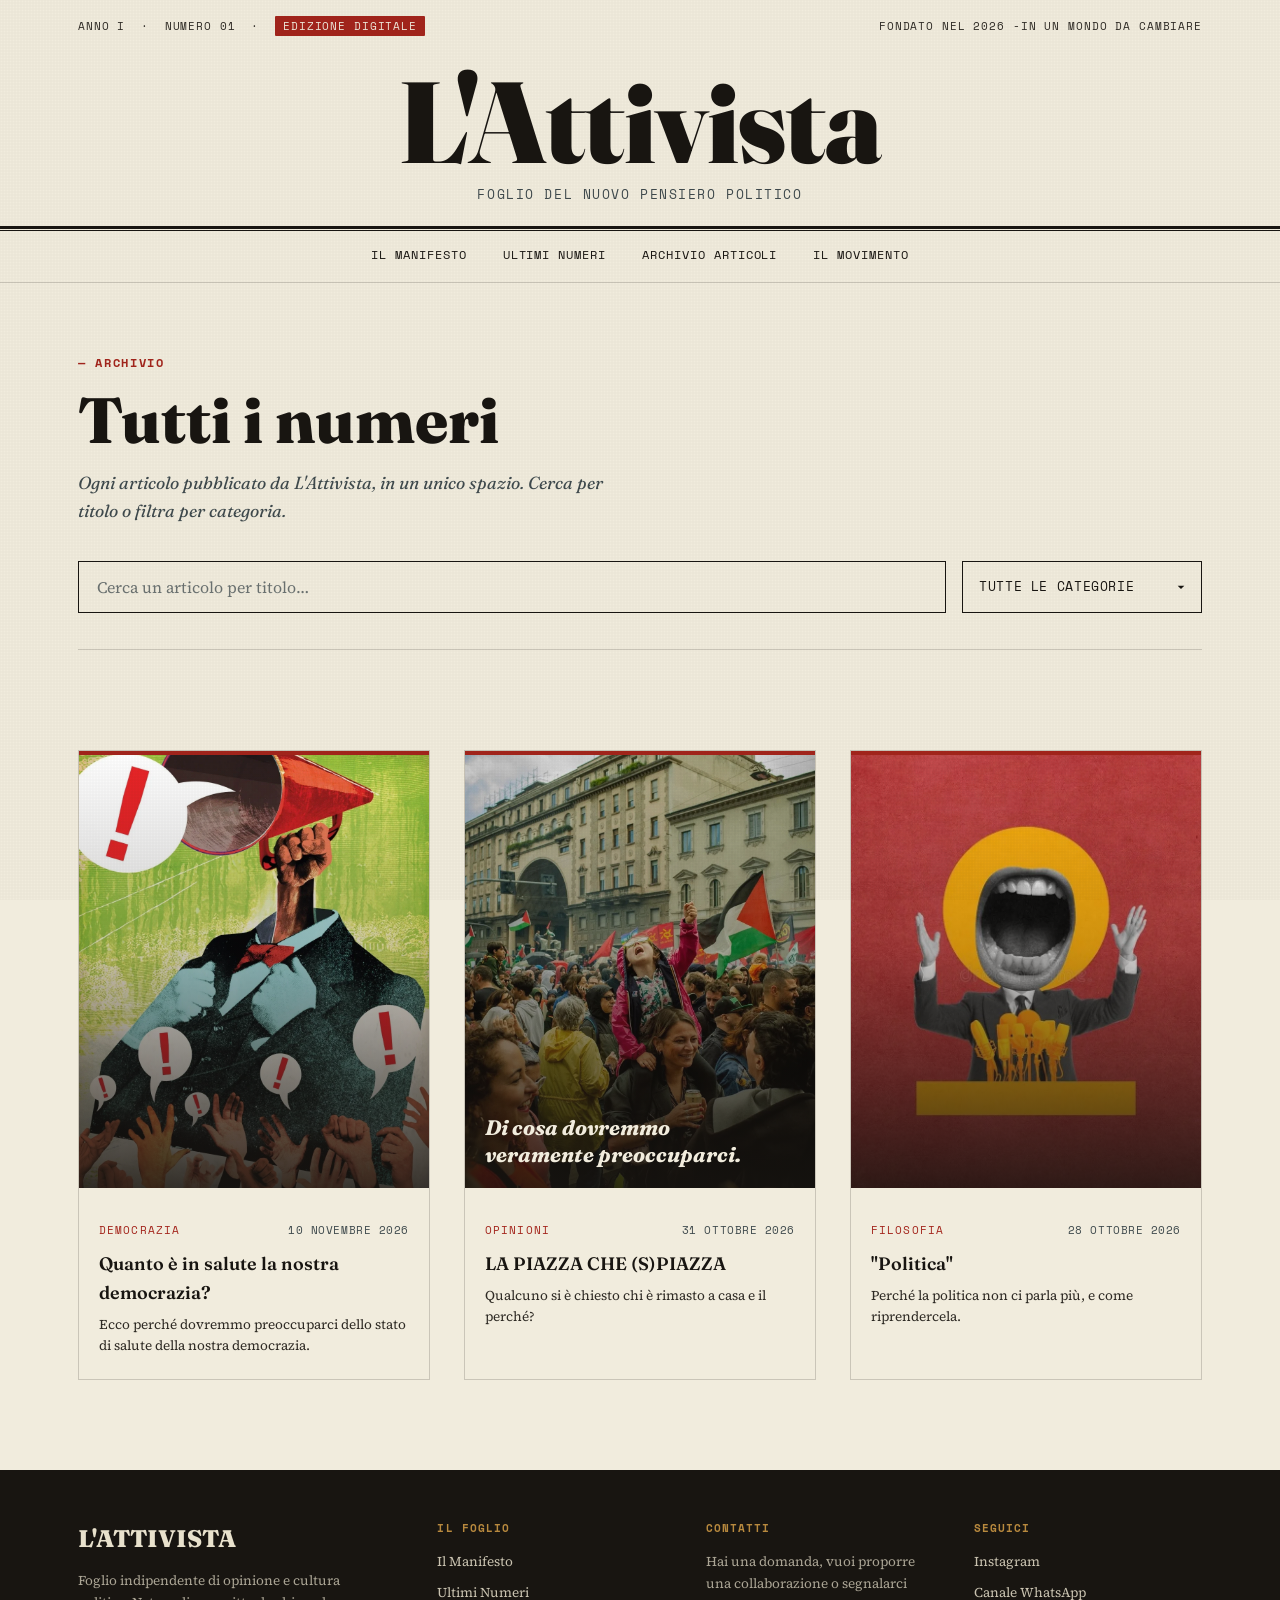
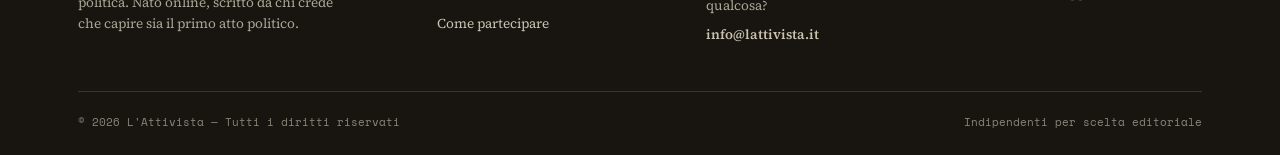
<file: archivio.html>
<!DOCTYPE html>
<html lang="it">
<head>
<meta charset="UTF-8">
<meta name="viewport" content="width=device-width, initial-scale=1.0">
<title>Archivio - L'Attivista</title>
<meta name="description" content="Tutti i numeri e gli articoli pubblicati da L'Attivista, in un unico spazio: cerca per titolo o filtra per categoria.">
<link rel="canonical" href="https://lattivista.it/archivio.html">

<meta property="og:type" content="website">
<meta property="og:site_name" content="L'Attivista">
<meta property="og:url" content="https://lattivista.it/archivio.html">
<meta property="og:title" content="Archivio - L'Attivista">
<meta property="og:description" content="Tutti i numeri e gli articoli pubblicati da L'Attivista, in un unico spazio.">
<meta property="og:image" content="https://lattivista.it/assets/social-preview.png">
<meta property="og:locale" content="it_IT">

<meta name="twitter:card" content="summary_large_image">
<meta name="twitter:title" content="Archivio - L'Attivista">
<meta name="twitter:description" content="Tutti i numeri e gli articoli pubblicati da L'Attivista, in un unico spazio.">
<meta name="twitter:image" content="https://lattivista.it/assets/social-preview.png">
<link rel="stylesheet" href="css/style.css">
<link rel="icon" type="image/png" href="assets/favicon.png">
<noscript><style>.reveal{opacity:1!important; transform:none!important;}</style></noscript>
</head>
<body>

<header class="masthead">
  <div class="wrap">
    <div class="masthead-top">
      <div>Anno I &nbsp;·&nbsp; Numero 01 &nbsp;·&nbsp; <span class="tag">Edizione digitale</span></div>
      <div>Fondato nel 2026 -In un mondo da cambiare</div>
    </div>
    <div class="masthead-title-row">
      <a href="index.html" class="masthead-title" style="text-decoration:none; color:inherit;">L'Attivista</a>
      <div class="masthead-sub">Foglio del nuovo pensiero politico</div>
    </div>
  </div>
  <div class="rule-double"></div>
  <div class="wrap">
    <nav class="mainnav">
      <a href="index.html#manifesto">Il Manifesto</a>
      <a href="index.html#numeri">Ultimi Numeri</a>
      <a href="archivio.html">Archivio Articoli</a>
      <a href="index.html#movimento">Il Movimento</a>
    </nav>
  </div>
</header>

<section class="archivio-hero reveal">
  <div class="wrap">
    <div class="kicker">— Archivio</div>
    <h1 class="archivio-title">Tutti i numeri</h1>
    <p class="archivio-dek">Ogni articolo pubblicato da L'Attivista, in un unico spazio. Cerca per titolo o filtra per categoria.</p>
  </div>
</section>

<section class="archivio-controls-section">
  <div class="wrap">
    <div class="archivio-controls">
      <div class="archivio-search-wrap">
        <input
          type="text"
          id="archivio-search"
          class="archivio-search"
          placeholder="Cerca un articolo per titolo…"
          autocomplete="off"
        >
      </div>
      <div class="archivio-select-wrap">
        <select id="archivio-tag" class="archivio-select" aria-label="Filtra per categoria">
          <option value="">Tutte le categorie</option>
          <!-- Le opzioni vengono generate automaticamente da archivio.js
               in base ai tag presenti in content/articles.json. -->
        </select>
      </div>
    </div>
  </div>
</section>

<section class="archivio-list">
  <div class="wrap">
    <div class="numeri-grid archivio-grid" id="archivio-grid">
      <!-- Le card degli articoli vengono generate automaticamente da
           archivio.js, leggendo da content/articles.json e caricandole
           a blocchi mano a mano che si scorre la pagina. Non modificare
           questa parte a mano. -->
    </div>
  </div>
</section>

<footer id="contatti">
  <div class="wrap">
    <div class="footer-grid">
      <div>
        <div class="footer-title">L'Attivista</div>
        <p>Foglio indipendente di opinione e cultura politica. Nato online, scritto da chi crede che capire sia il primo atto politico.</p>
      </div>
      <div class="footer-col">
        <h5>Il foglio</h5>
        <a href="index.html#manifesto">Il Manifesto</a>
        <a href="index.html#numeri">Ultimi Numeri</a>
        <a href="index.html#movimento">Come partecipare</a>
      </div>
      <div class="footer-col">
        <h5>Contatti</h5>
        <p style="font-size: 13.5px; margin-bottom: 8px;">Hai una domanda, vuoi proporre una collaborazione o segnalarci qualcosa?</p>
        <a href="mailto:info@lattivista.it" style="font-weight: 600;">info@lattivista.it</a>
      </div>
      <div class="footer-col">
        <h5>Seguici</h5>
        <a href="https://www.instagram.com/_lattivista/" target="_blank" rel="noopener">Instagram</a>
        <a href="https://whatsapp.com/channel/0029VbCqBNJ7IUYTyqx9mj2U" target="_blank" rel="noopener">Canale WhatsApp</a>
      </div>
    </div>
    <div class="footer-bottom">
      <span>© 2026 L'Attivista — Tutti i diritti riservati</span>
      <span>Indipendenti per scelta editoriale</span>
    </div>
  </div>
</footer>

<button id="back-to-top" aria-label="Torna in cima alla pagina" title="Torna in cima">↑</button>

<script src="app.js" defer></script>
<script src="archivio.js" defer></script>
<script src="app-enhance.js" defer></script>
<script src="cache-buster.js"></script>
</body>
</html>
</file>
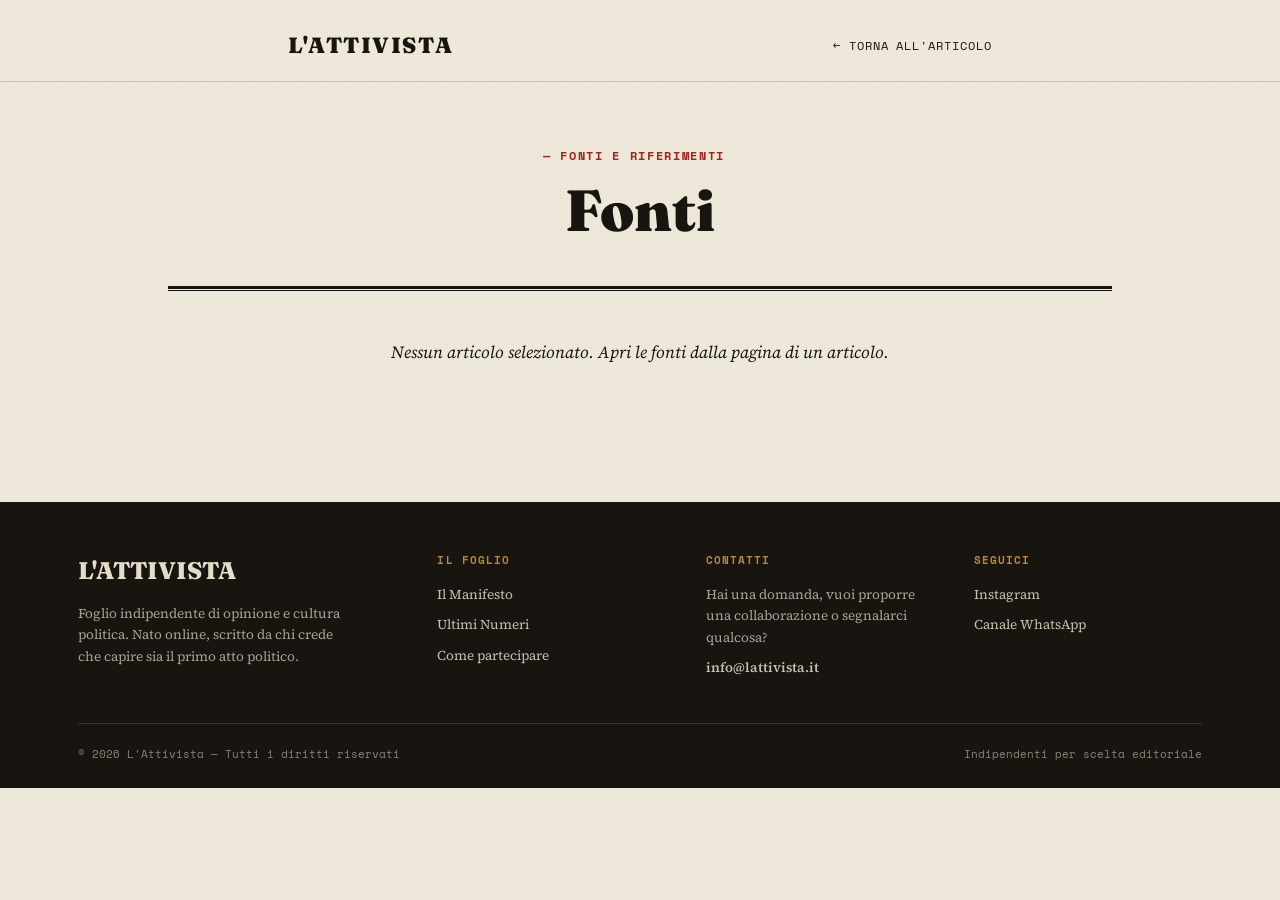
<file: fonti.html>
<!DOCTYPE html>
<html lang="it">
<head>
<meta charset="UTF-8">
<meta name="viewport" content="width=device-width, initial-scale=1.0">
<title id="meta-title">Fonti — L'Attivista</title>
<meta name="description" id="meta-description" content="Le fonti e i riferimenti degli articoli de L'Attivista, il foglio indipendente di cultura e pensiero politico.">
<link rel="canonical" id="meta-canonical" href="https://lattivista.it/fonti.html">

<meta property="og:type" content="website">
<meta property="og:site_name" content="L'Attivista">
<meta property="og:url" id="meta-og-url" content="https://lattivista.it/fonti.html">
<meta property="og:title" id="meta-og-title" content="Fonti — L'Attivista">
<meta property="og:description" id="meta-og-description" content="Le fonti e i riferimenti degli articoli de L'Attivista.">
<meta property="og:image" content="https://lattivista.it/assets/social-preview.png">
<meta property="og:locale" content="it_IT">

<meta name="twitter:card" content="summary_large_image">
<meta name="twitter:title" id="meta-twitter-title" content="Fonti — L'Attivista">
<meta name="twitter:description" content="Le fonti e i riferimenti degli articoli de L'Attivista.">
<meta name="twitter:image" content="https://lattivista.it/assets/social-preview.png">
<link rel="stylesheet" href="css/style.css">
<link rel="icon" type="image/png" href="assets/favicon.png">
<style>
.articolo-wide{padding-bottom:96px;}
.fonti-wrap{max-width:760px;margin:0 auto;padding-top:8px;}
.fonti-gruppo{font-family:'Fraunces',serif;font-style:italic;font-weight:600;font-size:21px;margin:44px 0 6px;padding-bottom:8px;border-bottom:1px solid rgba(0,0,0,.18);}
.fonti-gruppo:first-child{margin-top:8px;}
.fonti-lista{margin:0;padding:0 0 0 30px;}
.fonti-lista li{padding:16px 0 16px 6px;border-bottom:1px solid rgba(0,0,0,.1);font-size:16px;line-height:1.6;}
.fonti-lista li::marker{font-family:'Fraunces',serif;font-weight:600;}
.fonti-lista li:last-child{border-bottom:0;}
.fonti-link{display:inline-block;margin-top:6px;font-size:14px;color:inherit;font-weight:600;text-decoration:none;border-bottom:1px solid currentColor;word-break:break-all;transition:opacity .2s;}
.fonti-link:hover{opacity:.6;}
.fonti-vuoto{text-align:center;font-style:italic;padding:40px 0;font-size:17px;}
.fonti-dek-link{color:inherit;font-style:italic;text-decoration:none;border-bottom:1px solid currentColor;}
.fonti-torna{margin:56px 0 0;text-align:center;}
.fonti-torna a{font-family:'Fraunces',serif;font-style:italic;font-weight:600;font-size:18px;color:inherit;text-decoration:none;border-bottom:1px solid currentColor;padding-bottom:3px;}
.fonti-torna[hidden]{display:none;}
</style>
</head>
<body>

<header class="masthead-sub">
  <div class="subpage-wrap masthead-row">
    <a href="index.html" class="logo-mini">L'Attivista</a>
    <a href="articolo.html" class="back-link" id="fonti-back">← Torna all'articolo</a>
  </div>
</header>

<div class="articolo-wide">

  <div class="title-block">
    <div style="display: flex; justify-content: center; align-items: center; gap: 12px; flex-wrap: wrap;">
      <span class="kicker">— Fonti e riferimenti</span>
      <span class="articolo-data" id="fonti-data" style="margin-top:0;"></span>
    </div>
    <h1 id="fonti-titolo">Caricamento…</h1>
    <p class="dek" id="fonti-dek"></p>
  </div>

  <div class="rule-double"></div>

  <div class="subpage-wrap">
    <div class="fonti-wrap">
      <div id="fonti-body"></div>
      <p class="fonti-torna" id="fonti-torna" hidden><a href="articolo.html" id="fonti-torna-link">← Torna all'articolo</a></p>
    </div>
  </div>

</div>

<footer id="contatti">
  <div class="wrap">
    <div class="footer-grid">
      <div>
        <div class="footer-title">L'Attivista</div>
        <p>Foglio indipendente di opinione e cultura politica. Nato online, scritto da chi crede che capire sia il primo atto politico.</p>
      </div>
      <div class="footer-col">
        <h5>Il foglio</h5>
        <a href="index.html#manifesto">Il Manifesto</a>
        <a href="index.html#numeri">Ultimi Numeri</a>
        <a href="index.html#movimento">Come partecipare</a>
      </div>
      <div class="footer-col">
        <h5>Contatti</h5>
        <p style="font-size: 13.5px; margin-bottom: 8px;">Hai una domanda, vuoi proporre una collaborazione o segnalarci qualcosa?</p>
        <a href="mailto:info@lattivista.it" style="font-weight: 600;">info@lattivista.it</a>
      </div>
      <div class="footer-col">
        <h5>Seguici</h5>
        <a href="https://www.instagram.com/_lattivista/" target="_blank" rel="noopener">Instagram</a>
        <a href="https://whatsapp.com/channel/0029VbCqBNJ7IUYTyqx9mj2U" target="_blank" rel="noopener">Canale WhatsApp</a>
      </div>
    </div>
    <div class="footer-bottom">
      <span>© 2026 L'Attivista — Tutti i diritti riservati</span>
      <span>Indipendenti per scelta editoriale</span>
    </div>
  </div>
</footer>

<script>
(function(){
  var body=document.getElementById('fonti-body'),
      titolo=document.getElementById('fonti-titolo'),
      dek=document.getElementById('fonti-dek'),
      dataEl=document.getElementById('fonti-data'),
      back=document.getElementById('fonti-back'),
      torna=document.getElementById('fonti-torna'),
      tornaLink=document.getElementById('fonti-torna-link');

  function getId(){
    var q=new URLSearchParams(location.search), keys=['id','slug','articolo','a','art','n'], i, v;
    for(i=0;i<keys.length;i++){ v=q.get(keys[i]); if(v) return v; }
    var first=Array.from(q.values())[0]; if(first) return first;
    if(location.hash.length>1) return location.hash.slice(1);
    return '';
  }

  function setText(id,attr,val){ var e=document.getElementById(id); if(e) e.setAttribute(attr,val); }
  function safeUrl(u){
    try{ var x=new URL(u,location.href); return (x.protocol==='http:'||x.protocol==='https:')?x.href:''; }
    catch(e){ return ''; }
  }
  // *testo* diventa corsivo (titoli di libri e riviste); tutto il resto resta testo semplice
  function richText(parent,text){
    String(text).split(/(\*[^*]+\*)/).forEach(function(p){
      if(!p) return;
      if(p.length>2&&p.charAt(0)==='*'&&p.charAt(p.length-1)==='*'){
        var em=document.createElement('em'); em.textContent=p.slice(1,-1); parent.appendChild(em);
      } else { parent.appendChild(document.createTextNode(p)); }
    });
  }
  function formatDate(d){
    var m=/^(\d{4})-(\d{2})-(\d{2})$/.exec(d||''); if(!m) return d||'';
    var mesi=['gennaio','febbraio','marzo','aprile','maggio','giugno','luglio','agosto','settembre','ottobre','novembre','dicembre'];
    return parseInt(m[3],10)+' '+mesi[parseInt(m[2],10)-1]+' '+m[1];
  }
  function vuoto(msg){
    body.innerHTML='';
    var p=document.createElement('p'); p.className='fonti-vuoto'; p.textContent=msg; body.appendChild(p);
  }

  var id=getId();
  if(!id){ titolo.textContent='Fonti'; vuoto('Nessun articolo selezionato. Apri le fonti dalla pagina di un articolo.'); return; }

  var enc=encodeURIComponent(id), articleUrl='articolo.html?id='+enc;
  back.href=articleUrl; tornaLink.href=articleUrl;

  Promise.all([
    fetch('content/'+enc+'.json',{cache:'no-store'}).then(function(r){ return r.ok?r.json():null; }).catch(function(){ return null; }),
    fetch('content/articles.json',{cache:'no-store'}).then(function(r){ return r.ok?r.json():[]; }).catch(function(){ return []; })
  ]).then(function(res){
    var content=res[0], list=Array.isArray(res[1])?res[1]:[], meta=null, i;
    for(i=0;i<list.length;i++){ if(list[i]&&list[i].id===id){ meta=list[i]; break; } }

    titolo.textContent='Le fonti';
    dek.innerHTML='';
    if(meta&&meta.title){
      dek.appendChild(document.createTextNode('I riferimenti su cui si basa l\u2019articolo \u00ab'));
      var a=document.createElement('a'); a.className='fonti-dek-link'; a.href=articleUrl; a.textContent=meta.title;
      dek.appendChild(a); dek.appendChild(document.createTextNode('\u00bb.'));
      document.title='Fonti \u2014 '+meta.title+' \u2014 L\'Attivista';
      setText('meta-og-title','content','Fonti \u2014 '+meta.title+' \u2014 L\'Attivista');
      setText('meta-twitter-title','content','Fonti \u2014 '+meta.title+' \u2014 L\'Attivista');
    } else {
      dek.textContent='I riferimenti su cui si basa questo articolo.';
    }
    if(meta&&meta.date) dataEl.textContent=formatDate(meta.date);
    setText('meta-canonical','href','https://lattivista.it/fonti.html?id='+enc);
    setText('meta-og-url','content','https://lattivista.it/fonti.html?id='+enc);

    var src=content&&Array.isArray(content.sources)?content.sources:[];
    var valid=src.filter(function(x){ return x&&(x.heading||x.text); });
    torna.hidden=false;
    if(!valid.some(function(x){ return !x.heading; })){
      vuoto('Per questo articolo non sono ancora state indicate fonti.'); return;
    }

    body.innerHTML='';
    var ol=null, n=0;
    valid.forEach(function(x){
      if(x.heading){
        var h=document.createElement('h2'); h.className='fonti-gruppo'; richText(h,x.heading); body.appendChild(h);
        ol=null; return;
      }
      if(!ol){ ol=document.createElement('ol'); ol.className='fonti-lista'; ol.start=n+1; body.appendChild(ol); }
      n++;
      var li=document.createElement('li'); richText(li,x.text);
      var url=x.url?safeUrl(x.url):'';
      if(url){
        li.appendChild(document.createElement('br'));
        var l=document.createElement('a'); l.className='fonti-link'; l.href=url; l.target='_blank'; l.rel='noopener noreferrer';
        l.textContent='Apri la fonte \u2197'; li.appendChild(l);
      }
      ol.appendChild(li);
    });
  });
})();
</script>
<script src="cache-buster.js"></script>
</body>
</html>
</file>
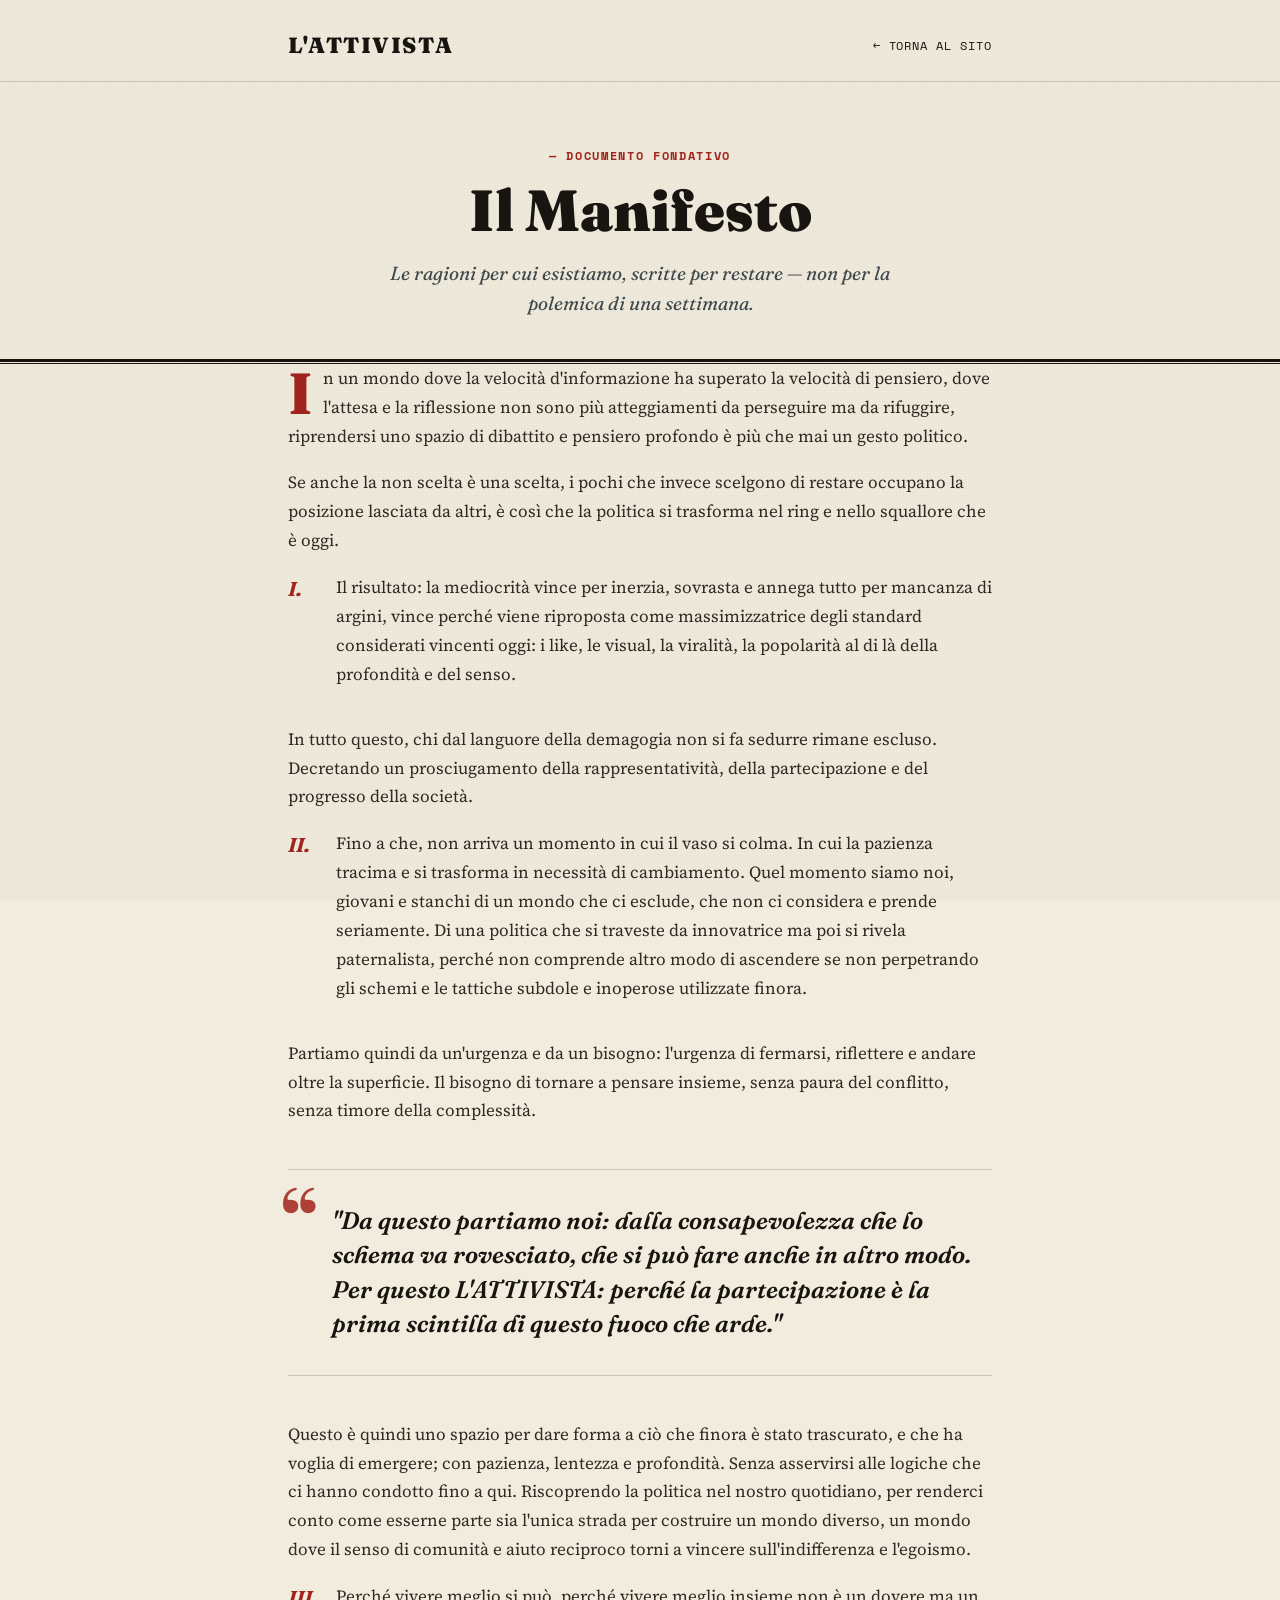
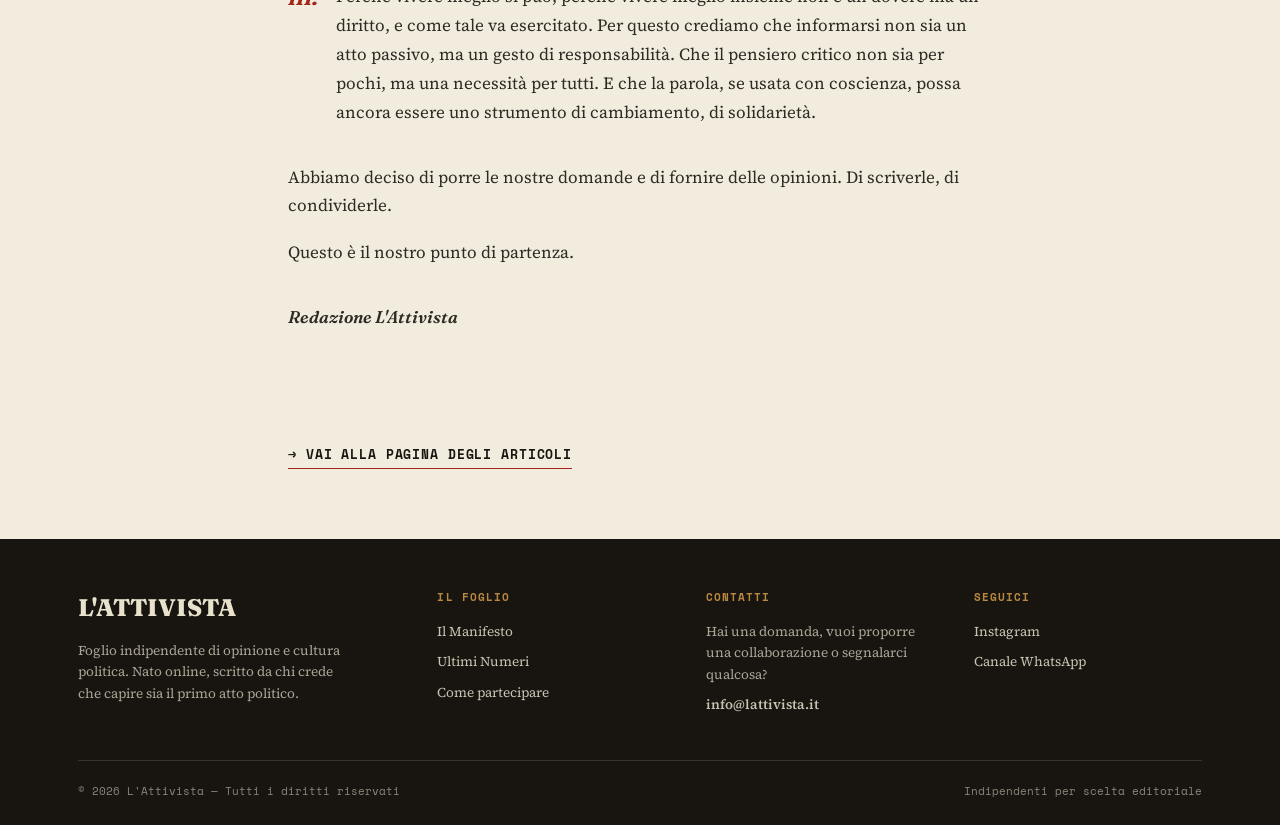
<file: manifesto.html>
<!DOCTYPE html>
<html lang="it">
<head>
<meta charset="UTF-8">
<meta name="viewport" content="width=device-width, initial-scale=1.0">
<title>Il Manifesto - L'Attivista</title>
<meta name="description" content="Il manifesto de L'Attivista: le ragioni per cui esistiamo, scritte per restare — non per la polemica di una settimana.">
<link rel="canonical" href="https://lattivista.it/manifesto.html">

<meta property="og:type" content="article">
<meta property="og:site_name" content="L'Attivista">
<meta property="og:url" content="https://lattivista.it/manifesto.html">
<meta property="og:title" content="Il Manifesto - L'Attivista">
<meta property="og:description" content="Le ragioni per cui esistiamo, scritte per restare — non per la polemica di una settimana.">
<meta property="og:image" content="https://lattivista.it/assets/social-preview.png">
<meta property="og:locale" content="it_IT">

<meta name="twitter:card" content="summary_large_image">
<meta name="twitter:title" content="Il Manifesto - L'Attivista">
<meta name="twitter:description" content="Le ragioni per cui esistiamo, scritte per restare — non per la polemica di una settimana.">
<meta name="twitter:image" content="https://lattivista.it/assets/social-preview.png">
<link rel="stylesheet" href="css/style.css">
<link rel="icon" type="image/png" href="assets/favicon.png">
<noscript><style>.reveal{opacity:1!important; transform:none!important;}</style></noscript>
</head>
<body>

<header class="masthead-sub">
  <div class="subpage-wrap masthead-row">
    <a href="index.html" class="logo-mini">L'Attivista</a>
    <a href="index.html" class="back-link">← Torna al sito</a>
  </div>
</header>

<div class="title-block subpage-wrap">
  <div class="kicker">— Documento fondativo</div>
  <h1>Il Manifesto</h1>
  <p class="dek">Le ragioni per cui esistiamo, scritte per restare — non per la polemica di una settimana.</p>
</div>

<div class="rule-double"></div>

<article class="subpage-wrap">

  <p class="capolettera">In un mondo dove la velocità d'informazione ha superato la velocità di pensiero, dove l'attesa e la riflessione non sono più atteggiamenti da perseguire ma da rifuggire, riprendersi uno spazio di dibattito e pensiero profondo è più che mai un gesto politico.</p>

  <p>Se anche la non scelta è una scelta, i pochi che invece scelgono di restare occupano la posizione lasciata da altri, è così che la politica si trasforma nel ring e nello squallore che è oggi.</p>

  <div class="paragrafo-numerato">
    <span class="numero-romano">I.</span>
    <p>Il risultato: la mediocrità vince per inerzia, sovrasta e annega tutto per mancanza di argini, vince perché viene riproposta come massimizzatrice degli standard considerati vincenti oggi: i like, le visual, la viralità, la popolarità al di là della profondità e del senso.</p>
  </div>

  <p>In tutto questo, chi dal languore della demagogia non si fa sedurre rimane escluso. Decretando un prosciugamento della rappresentatività, della partecipazione e del progresso della società.</p>

  <div class="paragrafo-numerato">
    <span class="numero-romano">II.</span>
    <p>Fino a che, non arriva un momento in cui il vaso si colma. In cui la pazienza tracima e si trasforma in necessità di cambiamento. Quel momento siamo noi, giovani e stanchi di un mondo che ci esclude, che non ci considera e prende seriamente. Di una politica che si traveste da innovatrice ma poi si rivela paternalista, perché non comprende altro modo di ascendere se non perpetrando gli schemi e le tattiche subdole e inoperose utilizzate finora.</p>
  </div>

  <p>Partiamo quindi da un'urgenza e da un bisogno: l'urgenza di fermarsi, riflettere e andare oltre la superficie. Il bisogno di tornare a pensare insieme, senza paura del conflitto, senza timore della complessità.</p>

  <div class="pull reveal">"Da questo partiamo noi: dalla consapevolezza che lo schema va rovesciato, che si può fare anche in altro modo. Per questo L'ATTIVISTA: perché la partecipazione è la prima scintilla di questo fuoco che arde."</div>

  <p>Questo è quindi uno spazio per dare forma a ciò che finora è stato trascurato, e che ha voglia di emergere; con pazienza, lentezza e profondità. Senza asservirsi alle logiche che ci hanno condotto fino a qui.
Riscoprendo la politica nel nostro quotidiano, per renderci conto come esserne parte sia l'unica strada per costruire un mondo diverso, un mondo dove il senso di comunità e aiuto reciproco torni a vincere sull'indifferenza e l'egoismo.</p>

  <div class="paragrafo-numerato">
    <span class="numero-romano">III.</span>
    <p>Perché vivere meglio si può, perché vivere meglio insieme non è un dovere ma un diritto, e come tale va esercitato. Per questo crediamo che informarsi non sia un atto passivo, ma un gesto di responsabilità. Che il pensiero critico non sia per pochi, ma una necessità per tutti. E che la parola, se usata con coscienza, possa ancora essere uno strumento di cambiamento, di solidarietà.</p>
  </div>

  <p>Abbiamo deciso di porre le nostre domande e di fornire delle opinioni. Di scriverle, di condividerle.</p>

  <p>Questo è il nostro punto di partenza.</p>

  <p class="firma">Redazione L'Attivista</p>

</article>

<div class="subpage-wrap articoli-link">
  <a href="index.html#numeri">→ Vai alla pagina degli articoli</a>
</div>

<footer id="contatti">
  <div class="wrap">
    <div class="footer-grid">
      <div>
        <div class="footer-title">L'Attivista</div>
        <p>Foglio indipendente di opinione e cultura politica. Nato online, scritto da chi crede che capire sia il primo atto politico.</p>
      </div>
      <div class="footer-col">
        <h5>Il foglio</h5>
        <a href="index.html#manifesto">Il Manifesto</a>
        <a href="index.html#numeri">Ultimi Numeri</a>
        <a href="index.html#movimento">Come partecipare</a>
      </div>
      <div class="footer-col">
        <h5>Contatti</h5>
        <p style="font-size: 13.5px; margin-bottom: 8px;">Hai una domanda, vuoi proporre una collaborazione o segnalarci qualcosa?</p>
        <a href="mailto:info@lattivista.it" style="font-weight: 600;">info@lattivista.it</a>
      </div>
      <div class="footer-col">
        <h5>Seguici</h5>
        <a href="https://www.instagram.com/_lattivista/" target="_blank" rel="noopener">Instagram</a>
        <a href="https://whatsapp.com/channel/0029VbCqBNJ7IUYTyqx9mj2U" target="_blank" rel="noopener">Canale WhatsApp</a>
      </div>
    </div>
    <div class="footer-bottom">
      <span>© 2026 L'Attivista — Tutti i diritti riservati</span>
      <span>Indipendenti per scelta editoriale</span>
    </div>
  </div>
</footer>

<script src="app-enhance.js" defer></script>
</body>
</html>
</file>
<file: css/style.css>
@import url('https://fonts.googleapis.com/css2?family=Fraunces:opsz,wght@9..144,300;9..144,500;9..144,600;9..144,700;9..144,900&family=Source+Serif+4:ital,wght@0,400;0,500;0,600;1,400&family=Space+Mono:wght@400;700&display=swap');

:root{
  --paper: #F1ECDD;
  --paper-2: #E8E1CC;
  --ink: #181511;
  --ink-soft: #2E2A24;
  --red: #A3241B;
  --red-dark: #7C1A14;
  --ochre: #B8893E;
  --slate: #3F4A4D;
  --rule: rgba(24,21,17,0.18);
  --max: 1180px;
}

*{margin:0;padding:0;box-sizing:border-box;}

html{scroll-behavior:smooth;}

body{
  background:var(--paper);
  color:var(--ink);
  font-family:'Source Serif 4', serif;
  font-size:17px;
  line-height:1.6;
  -webkit-font-smoothing:antialiased;
}

a{color:inherit;}

.wrap{max-width:var(--max); margin:0 auto; padding:0 28px;}

/* ===== texture ===== */
body::before{
  content:"";
  position:fixed; inset:0;
  pointer-events:none;
  opacity:0.035;
  z-index:999;
  background-image:
    repeating-linear-gradient(0deg, #000 0, transparent 1px, transparent 2px, #000 3px),
    repeating-linear-gradient(90deg, #000 0, transparent 1px, transparent 2px, #000 3px);
  background-size: 3px 3px;
  mix-blend-mode:multiply;
}

/* ===== eyebrow / kicker style ===== */
.kicker{
  font-family:'Space Mono', monospace;
  text-transform:uppercase;
  letter-spacing:0.14em;
  font-size:12px;
  font-weight:700;
  color:var(--red);
}

.rule{height:1px; background:var(--rule); width:100%;}
.rule-thick{height:3px; background:var(--ink); width:100%;}
.rule-double{border-top:3px solid var(--ink); border-bottom:1px solid var(--ink); height:5px;}

/* ===== MASTHEAD ===== */
header.masthead{
  padding:18px 0 0;
  border-bottom:1px solid var(--rule);
}
.masthead-top{
  display:flex; justify-content:space-between; align-items:center;
  font-family:'Space Mono', monospace;
  font-size:11px;
  letter-spacing:0.08em;
  text-transform:uppercase;
  color:var(--ink-soft);
  padding-bottom:14px;
}
.masthead-top span.tag{
  background:var(--red); color:var(--paper); padding:2px 8px; border-radius:1px;
}

.masthead-title-row{
  text-align:center;
  padding:18px 0 22px;
  position:relative;
}
.masthead-title{
  font-family:'Fraunces', serif;
  font-weight:900;
  font-size:clamp(54px, 9vw, 118px);
  letter-spacing:-0.01em;
  line-height:0.92;
}
.masthead-sub{
  font-family:'Space Mono', monospace;
  font-size:13px;
  letter-spacing:0.12em;
  text-transform:uppercase;
  color:var(--slate);
  margin-top:10px;
}

nav.mainnav{
  display:flex; justify-content:center; gap:36px;
  padding:14px 0;
  font-family:'Space Mono', monospace;
  font-size:12px;
  letter-spacing:0.08em;
  text-transform:uppercase;
  flex-wrap:wrap;
}
nav.mainnav a{
  text-decoration:none;
  position:relative;
  padding-bottom:3px;
  color:var(--ink);
}
nav.mainnav a:hover{color:var(--red);}

/* ===== HERO / MANIFESTO ===== */
.hero{
  padding:64px 0 70px;
  border-bottom:1px solid var(--rule);
}
.hero-grid {
  display: grid;
  grid-template-columns: 380px 1fr; /* Invertite le proporzioni delle colonne */
  gap: 40px;
  align-items: start;
}

/* Allinea perfettamente i kicker delle due colonne */
.hero .kicker {
  margin-top: 0;
  margin-bottom: 12px;
}

.hero h1{
  font-family:'Fraunces', serif;
  font-weight:600;
  font-style:italic;
  font-size:clamp(32px, 4.6vw, 56px);
  line-height:1.08;
  letter-spacing:-0.01em;
  margin-top: 0;
}
.hero h1 em{
  font-style:italic;
  color:var(--red);
}
.hero-side{
  border-left:1px solid var(--rule); /* Mantiene il bordo divisorio al centro */
  padding-left:32px;
  padding-top: 0;
}
.hero-side p{
  font-size:15.5px;
  color:var(--ink-soft);
  margin-bottom:22px;
}
.btn{
  display:inline-flex;
  align-items:center;
  gap:10px;
  font-family:'Space Mono', monospace;
  font-size:13px;
  text-transform:uppercase;
  letter-spacing:0.1em;
  font-weight:700;
  background:var(--ink);
  color:var(--paper);
  padding:14px 22px;
  text-decoration:none;
  border:1px solid var(--ink);
  transition:all .18s ease;
}

.hero-kicker-wrap {
  display: flex;
  justify-content: space-between;
  align-items: center;
  margin-bottom: 12px;
}

.hero-kicker-wrap .kicker {
  margin-bottom: 0;
}

.hero-date {
  font-family: 'Space Mono', monospace;
  font-size: 11px;
  color: var(--slate);
  text-transform: uppercase;
  letter-spacing: 0.08em;
}

.btn:hover{background:transparent; color:var(--ink);}
.btn-red{background:var(--red); border-color:var(--red); color:var(--paper);}
.btn-red:hover{background:transparent; color:var(--red);}
.btn-outline{background:transparent; color:var(--ink);}
.btn-outline:hover{background:var(--ink); color:var(--paper);}

/* ===== STAMP signature element ===== */
.stamp{
  width:128px; height:128px;
  border:2.5px solid var(--red);
  border-radius:50%;
  display:flex; align-items:center; justify-content:center;
  transform:rotate(-9deg);
  position:relative;
  flex-shrink:0;
  opacity:0.92;
}
.stamp::before{
  content:"";
  position:absolute; inset:7px;
  border:1px solid var(--red);
  border-radius:50%;
}
.stamp-text{
  font-family:'Space Mono', monospace;
  font-size:9.5px;
  letter-spacing:0.12em;
  text-transform:uppercase;
  color:var(--red);
  text-align:center;
  font-weight:700;
  line-height:1.5;
}

/* ===== MANIFESTO STRIP (dark) ===== */
.manifesto{
  background:var(--ink);
  color:var(--paper);
  padding:70px 0;
}
.manifesto .kicker{color:var(--ochre);}
.manifesto-text{
  font-family:'Fraunces', serif;
  font-weight:500;
  font-size:clamp(26px, 3.4vw, 42px);
  line-height:1.32;
  max-width:880px;
  margin-top:18px;
}
.manifesto-text .accent{color:var(--ochre); font-style:italic;}

.section-head{
  display:flex; justify-content:space-between; align-items:flex-end;
  margin-bottom:40px;
  flex-wrap:wrap; gap:16px;
}
.section-title{
  font-family:'Fraunces', serif;
  font-weight:700;
  font-size:clamp(30px,4vw,44px);
}
/* ===== CONTATTI ===== */
.contatti{padding:80px 0; border-bottom:1px solid var(--rule);}
.contatti-box{
  border:1px solid var(--rule);
  background:var(--paper-2);
  padding:44px 40px;
  display:flex; justify-content:space-between; align-items:center; gap:30px;
  flex-wrap:wrap;
}
.contatti-box p{font-size:15.5px; color:var(--ink-soft); max-width:520px;}
.contatti-email{
  font-family:'Fraunces', serif;
  font-weight:600;
  font-style:italic;
  font-size:26px;
  color:var(--red);
  text-decoration:none;
}
.contatti-email:hover{text-decoration:underline;}

/* ===== ULTIMI NUMERI / posts preview ===== */
.numeri {
  padding: 80px 0;
  border-bottom: 1px solid var(--rule);
}

.numeri-grid {
  display: grid;
  grid-template-columns: repeat(3, minmax(0, 1fr));
  gap: 34px;
  margin-top: 40px;
}

.numero-card {
  border: 1px solid var(--rule);
  background: var(--paper);
  display: flex;
  flex-direction: column;
  width: 100%;
  min-width: 0;
  overflow: hidden;
  text-decoration: none;
  color: inherit;
  /* Animazione di hover */
  transition: transform 0.2s ease, box-shadow 0.2s ease;
}

.numero-card-meta {
  display: flex;
  justify-content: space-between;
  align-items: center;
  margin-top: 16px;
  margin-bottom: 8px;
}

.numero-card-tag {
  font-family: 'Space Mono', monospace;
  font-size: 11px;
  color: var(--red);
  text-transform: uppercase;
  letter-spacing: 0.08em;
  font-weight: 700;
}

.numero-card-date {
  font-family: 'Space Mono', monospace;
  font-size: 11px;
  color: var(--slate);
  text-transform: uppercase;
  letter-spacing: 0.05em;
}

/* Animazione al passaggio del mouse: leggero sollevamento + rotazione minima,
   più vicina a una carta fisica che si stacca dal tavolo */
.numero-card:not(.is-empty):hover {
  transform: translateY(-7px) rotate(-0.35deg);
  box-shadow: 0 18px 34px rgba(24,21,17,0.16);
}

.numero-img {
  width: 100%;
  aspect-ratio: 4 / 5;
  position: relative;
  background: linear-gradient(155deg, var(--ink) 0%, var(--slate) 100%);
  overflow: hidden;
  /* Mantiene il testo allineato in basso */
  display: flex;
  align-items: flex-end;
  padding: 20px;
}

.numero-img img {
  position: absolute;
  inset: 0;
  width: 100%;
  height: 100%;
  object-fit: cover;
  display: block;
  z-index: 1;
}

/* Zona scura sfumata in basso per rendere il testo bianco perfettamente leggibile */
.numero-img::before {
  content: "";
  position: absolute;
  inset: 0;
  background: linear-gradient(to top, rgba(24, 21, 17, 0.85) 0%, rgba(24, 21, 17, 0.2) 55%, transparent 100%);
  z-index: 2;
  pointer-events: none;
}

/* Linea rossa d'accento in alto */
.numero-img::after {
  content: "";
  position: absolute;
  top: 0;
  left: 0;
  right: 0;
  height: 4px;
  background: var(--red);
  z-index: 3;
}

/* Titolo riga 1 / Titolo riga 2 in overlay */
.numero-img span {
  font-family: 'Fraunces', serif;
  font-weight: 700;
  font-style: italic;
  color: var(--paper);
  font-size: 21px;
  line-height: 1.3;
  position: relative;
  z-index: 3;
}

.numero-body {
  padding: 18px 20px 22px;
}

.numero-tag {
  font-family: 'Space Mono', monospace;
  font-size: 11px;
  color: var(--red);
  text-transform: uppercase;
  letter-spacing: .1em;
}

.numero-body h4 {
  font-family: 'Fraunces', serif;
  font-size: 18px;
  margin: 10px 0 6px;
  font-weight: 600;
}

.numero-body p {
  font-size: 13.5px;
  color: var(--ink-soft);
}

/* Gestione card vuote "In arrivo" */
.numero-card.is-empty {
  border-style: dashed;
  opacity: 0.5;
}

.numero-card.is-empty .numero-img {
  background: var(--paper-2);
}

/* Disattiva l'overlay scuro sulle card vuote */
.numero-card.is-empty .numero-img::before {
  display: none;
}

.numero-card.is-empty .numero-img span {
  color: var(--slate);
}


/* ===== MOVIMENTO / join cta ===== */
.movimento{
  background:var(--red);
  color:var(--paper);
  padding:90px 0;
  position:relative;
  overflow:hidden;
}
.movimento-grid{
  display:grid; grid-template-columns:1.1fr 0.9fr; gap:60px; align-items:center;
}
.movimento .kicker{color:var(--paper); opacity:0.85;}
.movimento h2{
  font-family:'Fraunces', serif;
  font-weight:700;
  font-size:clamp(34px,4.6vw,54px);
  line-height:1.06;
  margin-top:14px;
}
.movimento p.lead{margin-top:18px; font-size:16.5px; max-width:520px; opacity:0.95;}
.movimento-actions{display:flex; gap:14px; margin-top:30px; flex-wrap:wrap;}
.movimento .btn{background:var(--paper); color:var(--red); border-color:var(--paper);}
.movimento .btn:hover{background:transparent; color:var(--paper);}
.movimento .btn-ghost{background:transparent; color:var(--paper); border-color:var(--paper);}
.movimento .btn-ghost:hover{background:var(--paper); color:var(--red);}

.numbers-box{
  border:1px solid rgba(241,236,221,0.4);
  padding:30px;
}
.numbers-row{display:flex; justify-content:space-between; padding:16px 0; border-bottom:1px solid rgba(241,236,221,0.25);}
.numbers-row:last-child{border-bottom:none;}
.numbers-row .label{font-family:'Space Mono',monospace; font-size:12.5px; text-transform:uppercase; letter-spacing:.06em; opacity:0.85;}
.numbers-row .val{font-family:'Fraunces', serif; font-weight:700; font-size:20px;}

.manifesto-cta{margin-top:26px;}
.manifesto-cta .btn{background:transparent; border:1px solid var(--paper); color:var(--paper);}
.manifesto-cta .btn:hover{background:var(--paper); color:var(--ink);}

/* ===== FOOTER ===== */
footer{
  background:var(--ink); color:var(--paper-2);
  padding:50px 0 24px;
}
.footer-grid{
  display:grid; grid-template-columns:1.4fr 1fr 1fr 1fr; gap:40px;
  padding-bottom:36px; border-bottom:1px solid rgba(241,236,221,0.15);
}
.footer-title{font-family:'Fraunces', serif; font-weight:800; font-size:24px; text-transform:uppercase;}
.footer-grid p{font-size:13.5px; color:var(--paper-2); opacity:0.7; margin-top:12px; max-width:280px;}
.footer-col h5{font-family:'Space Mono',monospace; font-size:11px; text-transform:uppercase; letter-spacing:.1em; color:var(--ochre); margin-bottom:14px;}
.footer-col a{display:block; font-size:13.5px; opacity:0.85; text-decoration:none; margin-bottom:9px;}
.footer-col a:hover{opacity:1; color:var(--ochre);}
.footer-bottom{
  display:flex; justify-content:space-between; padding-top:22px;
  font-family:'Space Mono',monospace; font-size:11px; opacity:0.55; flex-wrap:wrap; gap:10px;
}

/* ===== responsive ===== */
@media (max-width:880px){
  .hero-grid{grid-template-columns:1fr; gap:30px;}
  .hero-side{border-left:none; border-top:1px solid var(--rule); padding-left:0; padding-top:24px;}
  .numeri-grid{grid-template-columns:1fr;}
  .contatti-box{flex-direction:column; align-items:flex-start; text-align:left;}
  .movimento-grid{grid-template-columns:1fr;}
  .footer-grid{grid-template-columns:1fr 1fr; gap:30px;}
  nav.mainnav{gap:18px;}
  .masthead-top{flex-direction:column; gap:6px; align-items:flex-start;}
}
@media (max-width:520px){
  .footer-grid{grid-template-columns:1fr;}
}

/* reduced motion */
@media (prefers-reduced-motion: reduce){
  html{scroll-behavior:auto;}
  *{transition:none !important;}
}

/* ============================================================
   CAROSELLO "GLI ULTIMI NUMERI"
   Gestito da app.js: se gli articoli sono 3 o meno resta una
   griglia fissa (con eventuali card vuote segnaposto); se sono
   più di 3, .numeri-grid riceve la classe .is-carousel e diventa
   uno scroll orizzontale.
   ============================================================ */
.numeri-grid.is-carousel{
  display:flex;
  overflow-x:auto;
  scroll-snap-type:x mandatory;
  -webkit-overflow-scrolling:touch;
  padding-bottom:12px;
}
.numeri-grid.is-carousel .numero-card{
  flex:0 0 auto;
  width:300px;
  scroll-snap-align:start;
}
.numeri-grid.is-carousel::-webkit-scrollbar{height:6px;}
.numeri-grid.is-carousel::-webkit-scrollbar-thumb{background:var(--ink); opacity:0.3;}

.numero-card.is-empty{
  border-style:dashed;
  opacity:0.4;
}
.numero-card.is-empty .numero-img{background:var(--paper-2); background-image:none;}
.numero-card.is-empty .numero-img span{color:var(--slate);}

/* ============================================================
   CONTROLLI DEL CAROSELLO "GLI ULTIMI NUMERI"
   Frecce di scorrimento + indicatore della categoria della card
   attualmente centrata. Mostrati via JS solo quando la griglia
   è in modalità carosello (più di MIN_SLOTS articoli).
   ============================================================ */
.numeri-carousel-top{
  display:flex;
  justify-content:flex-end;
  min-height:14px;
  margin-top:-14px;
}
.numeri-tag-indicator{
  font-family:'Space Mono', monospace;
  font-size:11px;
  text-transform:uppercase;
  letter-spacing:.08em;
  color:var(--red);
  background:var(--paper-2);
  border:1px solid var(--rule);
  padding:5px 12px;
}
.numeri-carousel-wrap{position:relative;}
.carousel-arrow{
  position:absolute;
  top:50%;
  transform:translateY(-50%);
  width:44px;
  height:44px;
  border-radius:50%;
  background:var(--ink);
  color:var(--paper);
  border:1px solid var(--ink);
  align-items:center;
  justify-content:center;
  cursor:pointer;
  font-size:20px;
  line-height:1;
  z-index:10;
  transition:background .18s ease, color .18s ease;
}
.carousel-arrow:hover{background:var(--red); border-color:var(--red);}
.carousel-arrow-left{left:-8px;}
.carousel-arrow-right{right:-8px;}
@media (max-width:880px){
  .carousel-arrow{display:none !important;}
  .numeri-tag-indicator{display:none !important;}
}

/* (regola duplicata rimossa: l'hover della card è ora definito in un unico punto, sopra) */

.numeri-error{font-size:14.5px; color:var(--slate); font-style:italic;}

/* ============================================================
   PULSANTE "TORNA IN CIMA"
   Nascosto finché non si scorre la pagina, poi appare in basso
   a destra.
   ============================================================ */
#back-to-top{
  position:fixed;
  right:26px;
  bottom:26px;
  width:52px;
  height:52px;
  border-radius:50%;
  background:var(--ink);
  color:var(--paper);
  border:1px solid var(--ink);
  font-size:20px;
  line-height:1;
  cursor:pointer;
  display:flex;
  align-items:center;
  justify-content:center;
  opacity:0;
  visibility:hidden;
  transform:translateY(10px);
  transition:opacity .2s ease, transform .2s ease, visibility .2s ease, background .18s ease, color .18s ease;
  z-index:500;
}
#back-to-top.visible{
  opacity:1;
  visibility:visible;
  transform:translateY(0);
}
#back-to-top:hover{background:var(--red); border-color:var(--red);}

/* ============================================================
   SOTTOPAGINE (articolo.html, manifesto.html)
   Layout più stretto, pensato per la lettura lunga.
   ============================================================ */
.subpage-wrap{max-width:760px; margin:0 auto; padding:0 28px;}

header.masthead-sub{padding:18px 0; border-bottom:1px solid var(--rule);}
.masthead-row{display:flex; justify-content:space-between; align-items:center;}
.back-link{font-family:'Space Mono', monospace; font-size:12px; text-transform:uppercase; letter-spacing:.08em; text-decoration:none; color:var(--ink);}
.back-link:hover{color:var(--red);}
.logo-mini{font-family:'Fraunces', serif; font-weight:900; font-size:22px; text-decoration:none; color:var(--ink);}

.title-block{padding:64px 0 40px; text-align:center; position:relative; overflow:hidden; isolation:isolate;}
.title-block h1{font-family:'Fraunces', serif; font-weight:900; font-size:clamp(34px,6vw,58px); line-height:1.08; margin-top:14px;}
.title-block .dek{font-family:'Fraunces', serif; font-style:italic; font-size:19px; color:var(--slate); margin-top:16px; max-width:560px; margin-left:auto; margin-right:auto;}
.articolo-data{font-family:'Space Mono', monospace; font-size:11.5px; letter-spacing:.08em; text-transform:uppercase; color:var(--slate); margin-top:16px;}

/* ===== Copertina nitida dell'articolo =====
   Foto "montata" su una cornice color carta con taglio rosso
   laterale, invece della barra piatta sopra l'immagine: regge
   meglio con foto di contenuto e colori vari. Impostata via JS
   (app.js) con l'immagine assets/articles previews/<id>.webp;
   se manca, la sezione va nascosta dallo script. */
.copertina{margin:0 0 34px;}
.copertina-frame{
  background:var(--paper-2);
  border:1px solid var(--rule);
  border-left:4px solid var(--red);
  padding:16px 20px 24px;
}
.copertina-img{
  width:100%;
  aspect-ratio:16/10;
  position:relative;
  overflow:hidden;
  background:linear-gradient(155deg, var(--ink) 0%, var(--slate) 100%);
}
.copertina-img img{
  position:absolute; inset:0;
  width:100%; height:100%;
  object-fit:cover;
  display:block;
}
.copertina-caption{
  font-family:'Space Mono', monospace;
  font-size:11px;
  letter-spacing:.04em;
  color:var(--slate);
  margin-top:14px;
}

/* ===== Barra di avanzamento lettura =====
   Sottile linea in cima alla pagina che si riempie con lo scroll.
   Aggiornata via JS in articolo.html. */
#read-progress{
  position:fixed;
  top:0; left:0;
  height:3px;
  width:0%;
  background:var(--red);
  z-index:1000;
  transition:width .1s linear;
}
@media (prefers-reduced-motion: reduce){
  #read-progress{transition:none;}
}

/* ===== Capolettera per testi lunghi SU FONDO CHIARO (manifesto, articoli) =====
   Distinto da p.lead::first-letter (pensato per fondo rosso/scuro, es. .movimento):
   qui la prima lettera resta rossa su carta, altrimenti sparirebbe. ===== */
.capolettera::first-letter{
  font-family:'Fraunces', serif;
  font-weight:800;
  font-size:58px;
  float:left;
  line-height:0.8;
  padding:6px 10px 0 0;
  color:var(--red);
}

/* ===== Pull-quote condiviso: manifesto + articoli lunghi =====
   Prima era duplicato solo dentro manifesto.html; ora è riusabile
   ovunque via css/style.css, con un grande apice per dargli peso
   visivo senza aggiungere un'immagine. ===== */
.pull{
  position:relative;
  font-family:'Fraunces', serif;
  font-style:italic;
  font-weight:600;
  font-size:24px;
  line-height:1.42;
  color:var(--ink);
  border-top:1px solid var(--rule);
  border-bottom:1px solid var(--rule);
  padding:34px 0 34px 44px;
  margin:44px 0;
}
.pull::before{
  content:"\201C";
  position:absolute;
  left:-6px; top:14px;
  font-family:'Fraunces', serif;
  font-weight:800;
  font-style:normal;
  font-size:74px;
  line-height:1;
  color:var(--red);
  opacity:0.85;
}
@media (max-width:560px){
  .pull{font-size:20px; padding-left:34px;}
  .pull::before{font-size:56px;}
}

/* ===== Link "vai agli articoli" sotto un testo lungo (manifesto) ===== */
.articoli-link{padding-bottom:70px;}
.articoli-link a{
  display:inline-block;
  font-family:'Space Mono', monospace;
  font-size:12.5px;
  text-transform:uppercase;
  letter-spacing:.07em;
  font-weight:700;
  color:var(--ink);
  text-decoration:none;
  border-bottom:1.5px solid var(--red);
  padding-bottom:3px;
}
.articoli-link a:hover{color:var(--red);}

/* ===== Reveal-on-scroll: micro-animazione discreta gestita da
   app-enhance.js, indipendente da app.js. Se lo script non parte
   per qualsiasi motivo, il fallback (vedi <noscript> in ogni pagina)
   forza opacity:1, quindi il contenuto resta sempre leggibile. ===== */
.reveal{
  opacity:0;
  transform:translateY(16px);
  transition:opacity .6s ease, transform .6s ease;
}
.reveal.is-visible{opacity:1; transform:translateY(0);}
@media (prefers-reduced-motion: reduce){
  .reveal{opacity:1; transform:none; transition:none;}
}

/* ===== Paragrafi numerati (manifesto e articoli lunghi) ===== */
.paragrafo-numerato{
  display:flex;
  gap:20px;
  align-items:flex-start;
  margin-bottom:18px;
}
.numero-romano{
  font-family:'Fraunces', serif;
  font-style:italic;
  font-weight:700;
  color:var(--red);
  font-size:20px;
  flex-shrink:0;
  width:28px;
}
.paragrafo-numerato p{margin-bottom:0;}

/* ===== Capolettera ===== */
/* Capolettera: la prima lettera resta visibile anche sul fondo rosso */
p.lead::first-letter{
  font-family:'Fraunces', serif;
  font-weight:800;
  font-size:58px;
  float:left;
  line-height:0.8;
  padding:6px 10px 0 0;
  color:var(--paper);
  margin-left:0;
  position:static;
  transform:none;
}

/* ===== Articoli correlati (fondo pagina articolo) ===== */
.correlati-title{
  font-family:'Space Mono', monospace;
  font-size:12px;
  text-transform:uppercase;
  letter-spacing:.1em;
  color:var(--slate);
  margin:50px 0 18px;
  border-top:1px solid var(--rule);
  padding-top:30px;
}
.correlati-grid{
  display:grid;
  grid-template-columns:repeat(auto-fill, minmax(150px, 1fr));
  gap:18px;
  margin-bottom:60px;
}
.correlato-card{
  border:1px solid var(--rule);
  text-decoration:none;
  color:inherit;
  display:block;
  transition:transform .15s ease;
}
.correlato-card:hover{transform:translateY(-3px);}
.correlato-img{
  aspect-ratio:4/5;
  position:relative;
  overflow:hidden;
  background:linear-gradient(155deg, var(--ink) 0%, var(--slate) 100%);
}
.correlato-img img{position:absolute; inset:0; width:100%; height:100%; object-fit:cover;}
.correlato-img::before{content:""; position:absolute; top:0; left:0; right:0; height:3px; background:var(--red); z-index:2;}
.correlato-body{padding:12px 14px;}
.correlato-tag{font-family:'Space Mono', monospace; font-size:10px; color:var(--red); text-transform:uppercase; letter-spacing:.08em;}
.correlato-body h5{font-family:'Fraunces', serif; font-size:14.5px; font-weight:600; margin-top:6px; line-height:1.3;}


article.subpage-wrap{padding-bottom:90px;}

/* ============================================================
   LAYOUT A DUE COLONNE DELLA PAGINA ARTICOLO
   Colonna larga per il testo, colonna stretta a destra con
   rimandi al Manifesto e ai social — così la pagina non resta
   vuota accanto a un testo corto.
   ============================================================ */
.articolo-wide{max-width:1000px; margin:0 auto; padding:0 28px;}
.articolo-wide .title-block{padding:64px 0 0;}
.articolo-wide .title-block h1{max-width:740px; margin-left:auto; margin-right:auto;}
.articolo-wide .title-block .dek{max-width:560px;}
.articolo-wide .rule-double{margin-top:28px;}

.articolo-grid{
  display:grid;
  grid-template-columns:1fr 260px;
  gap:56px;
  align-items:start;
  margin-top:6px;
}
#articolo-body{padding-bottom:0;}
#articolo-body p{margin-bottom:18px; color:var(--ink-soft); font-size:17px; line-height:1.7;}

.articolo-sidebar{
  border-left:1px solid var(--rule);
  padding-left:32px;
  position:sticky;
  top:24px;
}
.sidebar-block{margin-bottom:36px;}
.sidebar-block:last-child{margin-bottom:0;}
.sidebar-block .kicker{display:block; margin-bottom:14px;}
.sidebar-block a{
  display:block;
  font-family:'Space Mono', monospace;
  font-size:12.5px;
  text-transform:uppercase;
  letter-spacing:.06em;
  color:var(--ink);
  text-decoration:none;
  padding-bottom:9px;
  margin-bottom:9px;
  border-bottom:1px solid var(--rule);
}
.sidebar-block a:last-child{margin-bottom:0; border-bottom:none; padding-bottom:0;}
.sidebar-block a:hover{color:var(--red);}

/* ===== Firma dell'autore in fondo all'articolo ===== */
.firma{
  font-family:'Fraunces', serif;
  font-style:italic;
  font-weight:600;
  color:var(--ink-soft);
  margin-top:36px;
}

@media (max-width:880px){
  .articolo-grid{grid-template-columns:1fr;}
  .articolo-sidebar{
    border-left:none;
    border-top:1px solid var(--rule);
    padding-left:0;
    padding-top:26px;
    margin-top:10px;
    position:static;
  }
}
article.subpage-wrap p{margin-bottom:18px; color:var(--ink-soft); font-size:17px; line-height:1.7;}

.subpage-footer{background:var(--ink); color:var(--paper-2); padding:40px 0; text-align:center;}
.subpage-footer a{color:var(--ochre); text-decoration:none;}
.subpage-footer p{font-family:'Space Mono',monospace; font-size:11.5px; opacity:0.75;}

@media (max-width:560px){
  .numeri-grid.is-carousel .numero-card{width:240px;}
}

/* ============================================================
   PAGINA "ARCHIVIO" (archivio.html)
   ============================================================ */
.archivio-hero{
  padding:70px 0 10px;
}
.archivio-title{
  font-family:'Fraunces', serif;
  font-weight:800;
  font-size:clamp(38px,6vw,64px);
  line-height:1.05;
  margin-top:14px;
}
.archivio-dek{
  font-family:'Fraunces', serif;
  font-style:italic;
  font-size:17.5px;
  color:var(--slate);
  margin-top:16px;
  max-width:560px;
}

.archivio-controls-section{padding:26px 0 10px;}
.archivio-controls{
  display:flex;
  gap:16px;
  flex-wrap:wrap;
  border-bottom:1px solid var(--rule);
  padding-bottom:36px;
}
.archivio-search-wrap{flex:1 1 320px;}
.archivio-search{
  width:100%;
  font-family:'Source Serif 4', serif;
  font-size:16px;
  color:var(--ink);
  background:var(--paper);
  border:1px solid var(--ink);
  padding:14px 18px;
  outline:none;
  transition:border-color .15s ease, box-shadow .15s ease;
}
.archivio-search::placeholder{color:var(--slate); opacity:0.75;}
.archivio-search:focus{border-color:var(--red); box-shadow:0 0 0 2px rgba(163,36,27,0.12);}

.archivio-select-wrap{flex:0 0 240px;}
.archivio-select{
  width:100%;
  height:100%;
  font-family:'Space Mono', monospace;
  font-size:12.5px;
  text-transform:uppercase;
  letter-spacing:.05em;
  color:var(--ink);
  background:var(--paper);
  border:1px solid var(--ink);
  padding:14px 38px 14px 16px;
  cursor:pointer;
  outline:none;
  appearance:none;
  -webkit-appearance:none;
  background-image:url("data:image/svg+xml;utf8,<svg xmlns='http://www.w3.org/2000/svg' viewBox='0 0 24 24'><path fill='%23181511' d='M7 10l5 5 5-5z'/></svg>");
  background-repeat:no-repeat;
  background-position:right 12px center;
  background-size:16px;
  transition:border-color .15s ease;
}
.archivio-select:focus{border-color:var(--red);}

.archivio-list{padding:50px 0 90px;}
.archivio-grid{grid-template-columns:repeat(3, minmax(0,1fr));}

/* Comparsa / scomparsa delle card durante la ricerca */
.archivio-grid .numero-card{
  transition:opacity .32s ease-out, transform .32s ease-out;
  opacity:1;
  transform:translateY(0);
}
.archivio-grid .numero-card.card-enter{
  opacity:0;
  transform:translateY(18px);
}
.archivio-grid .numero-card.card-leaving{
  opacity:0;
  transform:translateY(18px);
  pointer-events:none;
}

.archivio-sentinel{
  grid-column:1 / -1;
  height:1px;
}

.archivio-empty-msg{
  grid-column:1 / -1;
  font-family:'Fraunces', serif;
  font-style:italic;
  color:var(--slate);
  font-size:17px;
  padding:20px 0 40px;
}

@media (max-width:880px){
  .archivio-grid{grid-template-columns:1fr;}
  .archivio-controls{flex-direction:column;}
  .archivio-select-wrap{flex:1 1 auto;}
}

/* chi preferisce meno movimento non vede le transizioni delle card */
@media (prefers-reduced-motion: reduce){
  .archivio-grid .numero-card{transition:none;}
}
/* ============================================================
   SEZIONE "LA TUA VOCE" + POP-UP DI INVIO TESTI (home)
   ============================================================ */
.tuavoce{
  background:var(--paper-2);
  padding:90px 0;
  border-bottom:1px solid var(--rule);
}
.tuavoce-grid{
  display:grid;
  grid-template-columns:1.15fr 0.85fr;
  gap:60px;
  align-items:center;
}
.tuavoce h2{
  font-family:'Fraunces', serif;
  font-weight:700;
  font-size:clamp(32px,4.4vw,52px);
  line-height:1.06;
  margin-top:14px;
}
.tuavoce h2 em{font-style:italic; color:var(--red);}
.tuavoce-lead{
  margin-top:18px;
  font-size:16.5px;
  color:var(--ink-soft);
  max-width:560px;
}
.tuavoce-mail{
  margin-top:26px;
  font-family:'Space Mono', monospace;
  font-size:12px;
  letter-spacing:0.1em;
  text-transform:uppercase;
  color:var(--slate);
}
.tuavoce-mail a{
  display:inline-block;
  margin-top:6px;
  font-family:'Fraunces', serif;
  font-style:italic;
  font-weight:600;
  font-size:clamp(22px,3vw,28px);
  letter-spacing:0;
  text-transform:none;
  color:var(--red);
  text-decoration:none;
}
.tuavoce-mail a:hover{text-decoration:underline;}
.tuavoce-actions{margin-top:30px;}
.tuavoce-actions button.btn{cursor:pointer;}

.tuavoce-quote{
  border-left:3px solid var(--red);
  padding:6px 0 6px 28px;
}
.tuavoce-quote p{
  font-family:'Fraunces', serif;
  font-style:italic;
  font-weight:600;
  font-size:clamp(22px,2.6vw,30px);
  line-height:1.3;
  color:var(--ink);
}
.tuavoce-quote span{
  display:block;
  margin-top:16px;
  font-family:'Space Mono', monospace;
  font-size:11px;
  letter-spacing:0.12em;
  text-transform:uppercase;
  color:var(--slate);
}

/* ----- Modal ----- */
.modal-overlay{
  position:fixed; inset:0;
  z-index:1000;
  background:rgba(24,21,17,0.72);
  display:flex; align-items:center; justify-content:center;
  padding:24px;
  opacity:0; visibility:hidden;
  transition:opacity .25s ease, visibility .25s ease;
}
.modal-overlay.open{opacity:1; visibility:visible;}
.modal{
  position:relative;
  background:var(--paper);
  border:1px solid var(--ink);
  border-top:5px solid var(--red);
  width:100%;
  max-width:720px;
  max-height:calc(100vh - 48px);
  overflow-y:auto;
  padding:44px 44px 38px;
  transform:translateY(16px);
  transition:transform .25s ease;
  box-shadow:0 24px 60px rgba(0,0,0,0.35);
}
.modal-overlay.open .modal{transform:translateY(0);}
.modal-close{
  position:absolute; top:14px; right:16px;
  width:38px; height:38px;
  background:transparent;
  border:1px solid var(--rule);
  font-size:22px; line-height:1;
  color:var(--ink);
  cursor:pointer;
  transition:all .15s ease;
}
.modal-close:hover{background:var(--ink); color:var(--paper); border-color:var(--ink);}
.modal h3{
  font-family:'Fraunces', serif;
  font-weight:800;
  font-size:clamp(26px,3.6vw,36px);
  line-height:1.1;
  margin-top:10px;
  padding-right:40px;
}
.modal-intro{
  font-family:'Fraunces', serif;
  font-style:italic;
  font-size:17.5px;
  line-height:1.5;
  color:var(--slate);
  margin-top:16px;
}
.modal-intro strong{font-style:italic; font-weight:600; color:var(--red);}
.modal-steps{margin-top:28px; border-top:1px solid var(--rule);}
.modal-step{
  display:flex; gap:18px; align-items:flex-start;
  padding:18px 0;
  border-bottom:1px solid var(--rule);
}
.modal-step .num{
  font-family:'Fraunces', serif;
  font-style:italic;
  font-weight:700;
  font-size:22px;
  color:var(--red);
  width:30px; flex-shrink:0;
  line-height:1.2;
}
.modal-step h4{
  font-family:'Space Mono', monospace;
  font-size:12px;
  letter-spacing:0.1em;
  text-transform:uppercase;
  color:var(--ink);
  margin-bottom:6px;
}
.modal-step p{font-size:15.5px; line-height:1.6; color:var(--ink-soft);}
.modal-step p a{color:var(--red); font-weight:600;}
.modal-foot{
  margin-top:26px;
  display:flex; gap:16px; align-items:center; flex-wrap:wrap;
}
.modal-foot .btn{cursor:pointer;}
body.modal-open{overflow:hidden;}

@media (max-width:880px){
  .tuavoce{padding:70px 0;}
  .tuavoce-grid{grid-template-columns:1fr; gap:40px;}
}
@media (max-width:560px){
  .modal{padding:34px 22px 28px;}
  .modal-step{gap:12px;}
}
@media (prefers-reduced-motion: reduce){
  .modal-overlay, .modal{transition:none;}
}
</file>
